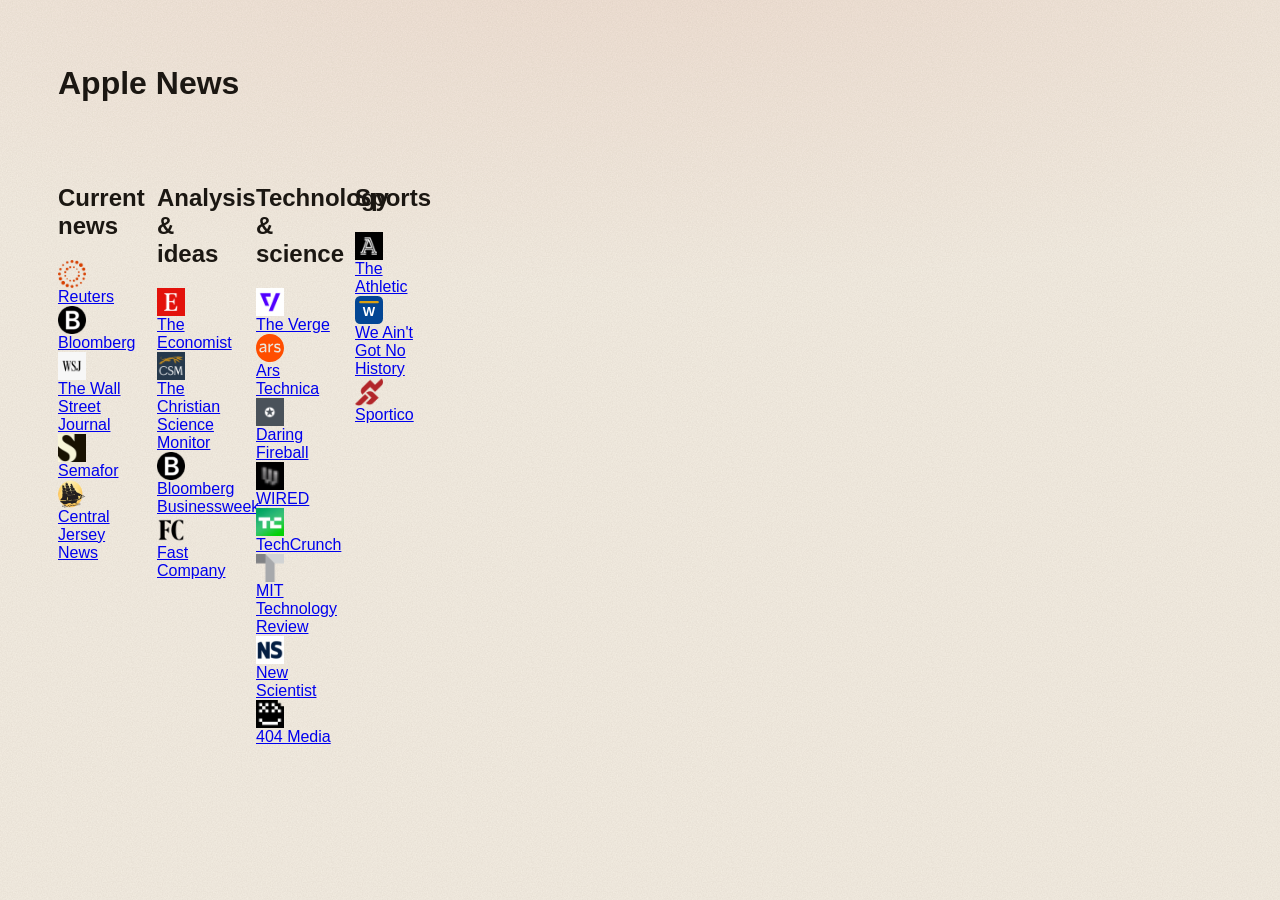
<file: index.html>
<!doctype html>
<html lang="en">
  <head>
    <meta charset="UTF-8" />
    <meta name="viewport" content="width=device-width, initial-scale=1, viewport-fit=cover" />
    <meta name="theme-color" content="#fd445f" />
    <meta name="apple-mobile-web-app-capable" content="yes" />
    <meta name="apple-mobile-web-app-status-bar-style" content="black-translucent" />
    <meta name="apple-mobile-web-app-title" content="Apple News" />
    <meta name="mobile-web-app-capable" content="yes" />
    <meta name="description" content="A personal launcher for favorite Apple News publications." />
    <title>Apple News</title>
    <link rel="manifest" href="manifest.webmanifest" />
    <link rel="icon" href="icons/app-icon.svg" type="image/svg+xml" />
    <link rel="apple-touch-icon" href="icons/apple-touch-icon.png" />
    <link rel="preconnect" href="https://fonts.googleapis.com" />
    <link rel="preconnect" href="https://fonts.gstatic.com" crossorigin />
    <link
      href="https://fonts.googleapis.com/css2?family=Newsreader:opsz,wght@6..72,500;6..72,600&amp;family=Source+Sans+3:wght@600;700&amp;display=swap"
      rel="stylesheet"
    />
    <link rel="stylesheet" href="styles.css?v=12" />
    <script src="app.js" defer></script>
  </head>
  <body>
    <main class="page">
      <header class="masthead">
        <h1>Apple News</h1>
      </header>

      <div class="index" aria-label="Apple News publications">
        <section class="section section--current" aria-labelledby="current-news">
          <div class="section__heading">
            <h2 id="current-news">Current news</h2>
            <span aria-hidden="true"></span>
          </div>
          <nav class="source-list" aria-label="Current news sources">
            <a class="source" href="https://apple.news/T2HHIfjQSSi6bz2f8pJF2xw" aria-label="Open Reuters in Apple News">
              <span class="source__identity"><span class="source__logo"><img src="logos/reuters.png" alt="" width="28" height="28" /></span><span class="source__name">Reuters</span></span>
            </a>
            <a class="source" href="https://apple.news/Tjl8slcGYTmO6f0yHbivKJg" aria-label="Open Bloomberg in Apple News">
              <span class="source__identity"><span class="source__logo"><img src="logos/bloomberg.png" alt="" width="28" height="28" /></span><span class="source__name">Bloomberg</span></span>
            </a>
            <a class="source" href="https://apple.news/TLZKrjVHNQX6EU84bXaUU4w" aria-label="Open The Wall Street Journal in Apple News">
              <span class="source__identity"><span class="source__logo"><img src="logos/wall-street-journal.png" alt="" width="28" height="28" /></span><span class="source__name">The Wall Street Journal</span></span>
            </a>
            <a class="source" href="https://apple.news/TA-H5PvUbSDem4E9vQwZtOw" aria-label="Open Semafor in Apple News">
              <span class="source__identity"><span class="source__logo"><img src="logos/semafor.png" alt="" width="28" height="28" /></span><span class="source__name">Semafor</span></span>
            </a>
            <a class="source" href="https://apple.news/TNPfsRVpATbW1Sj1yWFdFFg" aria-label="Open Central Jersey News in Apple News">
              <span class="source__identity"><span class="source__logo"><img src="logos/central-jersey-news.png" alt="" width="28" height="28" /></span><span class="source__name">Central Jersey News</span></span>
            </a>
          </nav>
        </section>

        <section class="section section--analysis" aria-labelledby="analysis">
          <div class="section__heading">
            <h2 id="analysis">Analysis &amp; ideas</h2>
            <span aria-hidden="true"></span>
          </div>
          <nav class="source-list" aria-label="Analysis and ideas sources">
            <a class="source" href="https://apple.news/ThfiauYLtQlOfqyiHkempkw" aria-label="Open The Economist in Apple News">
              <span class="source__identity"><span class="source__logo"><img src="logos/economist.png" alt="" width="28" height="28" /></span><span class="source__name">The Economist</span></span>
            </a>
            <a class="source" href="https://apple.news/T_Ye2hwWaT_-u-DtJ17lVoQ" aria-label="Open The Christian Science Monitor in Apple News">
              <span class="source__identity"><span class="source__logo"><img src="logos/christian-science-monitor.png" alt="" width="28" height="28" /></span><span class="source__name">The Christian Science Monitor</span></span>
            </a>
            <a class="source" href="https://apple.news/TVgiaC0hzRVuradhgG5IrNQ" aria-label="Open Bloomberg Businessweek in Apple News">
              <span class="source__identity"><span class="source__logo"><img src="logos/bloomberg-businessweek.png" alt="" width="28" height="28" /></span><span class="source__name">Bloomberg Businessweek</span></span>
            </a>
            <a class="source" href="https://apple.news/TRDkR9QPbS0yoKyV5iQSW5g" aria-label="Open Fast Company in Apple News">
              <span class="source__identity"><span class="source__logo"><img src="logos/fast-company.png" alt="" width="28" height="28" /></span><span class="source__name">Fast Company</span></span>
            </a>
          </nav>
        </section>

        <section class="section section--science" aria-labelledby="science">
          <div class="section__heading">
            <h2 id="science">Technology &amp; science</h2>
            <span aria-hidden="true"></span>
          </div>
          <nav class="source-list" aria-label="Technology and science sources">
            <a class="source" href="https://apple.news/TLhSckDOWQjqEVzLdN4FplQ" aria-label="Open The Verge in Apple News">
              <span class="source__identity"><span class="source__logo"><img src="logos/the-verge.png" alt="" width="28" height="28" /></span><span class="source__name">The Verge</span></span>
            </a>
            <a class="source" href="https://apple.news/TUKgA_OjuTe20v1ndDwQjxQ" aria-label="Open Ars Technica in Apple News">
              <span class="source__identity"><span class="source__logo"><img src="logos/ars-technica.svg" alt="" width="28" height="28" /></span><span class="source__name">Ars Technica</span></span>
            </a>
            <a class="source" href="https://apple.news/TMDi_OFIRSe2BQoupq1S1Gw" aria-label="Open Daring Fireball in Apple News">
              <span class="source__identity"><span class="source__logo"><img src="logos/daring-fireball.png" alt="" width="28" height="28" /></span><span class="source__name">Daring Fireball</span></span>
            </a>
            <a class="source" href="https://apple.news/TvhDsCM02Sz2u5ut0wrZFwA" aria-label="Open WIRED in Apple News">
              <span class="source__identity"><span class="source__logo"><img src="logos/wired.png" alt="" width="28" height="28" /></span><span class="source__name">WIRED</span></span>
            </a>
            <a class="source" href="https://apple.news/TaQFrBREMREafJLmlnwG_RA" aria-label="Open TechCrunch in Apple News">
              <span class="source__identity"><span class="source__logo"><img src="logos/techcrunch.png" alt="" width="28" height="28" /></span><span class="source__name">TechCrunch</span></span>
            </a>
            <a class="source" href="https://apple.news/T1kYkFSIVRBWBj0dJ29gJfw" aria-label="Open MIT Technology Review in Apple News">
              <span class="source__identity"><span class="source__logo"><img src="logos/mit-technology-review.png" alt="" width="28" height="28" /></span><span class="source__name">MIT Technology Review</span></span>
            </a>
            <a class="source" href="https://apple.news/T1igTlZ8xTAiyMs8q1JtDbw" aria-label="Open New Scientist in Apple News">
              <span class="source__identity"><span class="source__logo"><img src="logos/new-scientist.png" alt="" width="28" height="28" /></span><span class="source__name">New Scientist</span></span>
            </a>
            <a class="source" href="https://apple.news/T3wa8HAqFQDWGfcXrqdNGog" aria-label="Open 404 Media in Apple News">
              <span class="source__identity"><span class="source__logo"><img src="logos/404-media.png" alt="" width="28" height="28" /></span><span class="source__name">404 Media</span></span>
            </a>
          </nav>
        </section>

        <section class="section section--sports" aria-labelledby="sports">
          <div class="section__heading">
            <h2 id="sports">Sports</h2>
            <span aria-hidden="true"></span>
          </div>
          <nav class="source-list" aria-label="Sports sources">
            <a class="source" href="https://apple.news/TGZrXYjEmTdOtVrhVEViDCA" aria-label="Open The Athletic in Apple News">
              <span class="source__identity"><span class="source__logo"><img src="logos/the-athletic.png" alt="" width="28" height="28" /></span><span class="source__name">The Athletic</span></span>
            </a>
            <a class="source" href="https://apple.news/TEYujbYmrQXy9HMHk3YhJSQ" aria-label="Open We Ain't Got No History in Apple News">
              <span class="source__identity"><span class="source__logo"><img src="logos/we-aint-got-no-history.svg" alt="" width="28" height="28" /></span><span class="source__name">We Ain't Got No History</span></span>
            </a>
            <a class="source" href="https://apple.news/TxdXHyhmxQZySoSBhMMt0eg" aria-label="Open Sportico in Apple News">
              <span class="source__identity"><span class="source__logo"><img src="logos/sportico.png" alt="" width="28" height="28" /></span><span class="source__name">Sportico</span></span>
            </a>
          </nav>
        </section>
      </div>
    </main>
  </body>
</html>
</file>
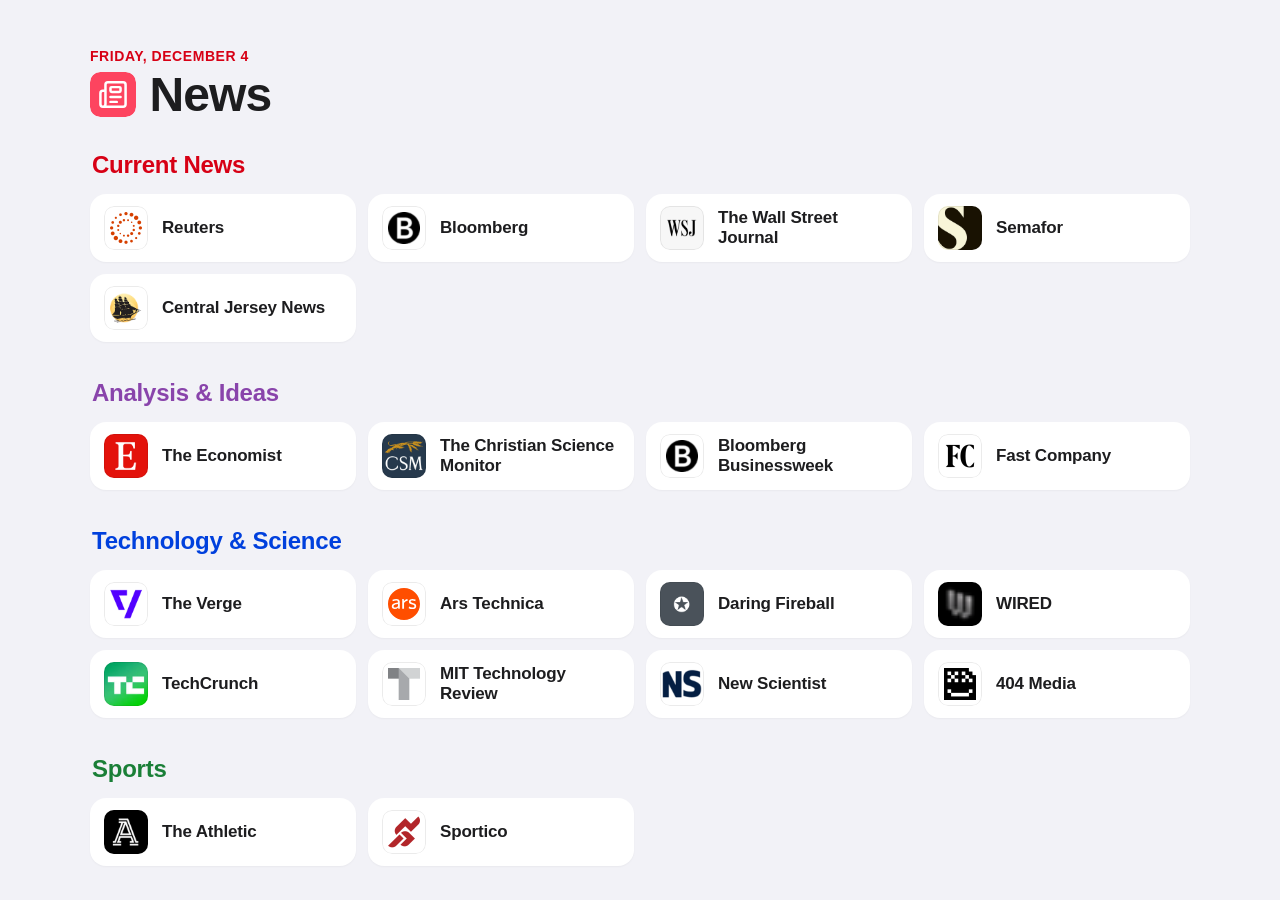
<file: pr-preview/pr-17/index.html>
<!doctype html>
<html lang="en">
  <head>
    <meta charset="UTF-8" />
    <meta name="viewport" content="width=device-width, initial-scale=1, viewport-fit=cover" />
    <meta name="color-scheme" content="light dark" />
    <meta name="theme-color" content="#f2f2f7" media="(prefers-color-scheme: light)" />
    <meta name="theme-color" content="#000000" media="(prefers-color-scheme: dark)" />
    <meta name="apple-mobile-web-app-capable" content="yes" />
    <meta name="apple-mobile-web-app-status-bar-style" content="default" />
    <meta name="apple-mobile-web-app-title" content="Apple News" />
    <meta name="mobile-web-app-capable" content="yes" />
    <meta name="description" content="A personal launcher for favorite Apple News publications." />
    <title>Apple News</title>
    <link rel="manifest" href="manifest.webmanifest" />
    <link rel="icon" href="icons/app-icon.svg" type="image/svg+xml" />
    <link rel="apple-touch-icon" href="icons/apple-touch-icon.png" />
    <link rel="stylesheet" href="styles.css?v=13" />
    <script src="app.js?v=2" defer></script>
  </head>
  <body>
    <div class="topbar" aria-hidden="true">
      <span class="topbar__title"><img src="icons/app-icon.svg" alt="" width="20" height="20" />News</span>
    </div>

    <main class="page">
      <header class="masthead">
        <p class="masthead__date" data-today></p>
        <h1 class="masthead__title">
          <img class="masthead__icon" src="icons/app-icon.svg" alt="" width="40" height="40" />
          <span><span class="visually-hidden">Apple </span>News</span>
        </h1>
      </header>

      <nav class="index" aria-label="Publications">
        <section class="section section--red" aria-labelledby="current-news">
          <h2 class="section__title" id="current-news">Current News</h2>
          <ul class="source-grid" role="list">
            <li>
              <a class="source" href="https://apple.news/T2HHIfjQSSi6bz2f8pJF2xw">
                <span class="source__logo"><img src="logos/reuters.png" alt="" width="36" height="36" /></span>
                <span class="source__name">Reuters</span>
              </a>
            </li>
            <li>
              <a class="source" href="https://apple.news/Tjl8slcGYTmO6f0yHbivKJg">
                <span class="source__logo"><img src="logos/bloomberg.png" alt="" width="36" height="36" /></span>
                <span class="source__name">Bloomberg</span>
              </a>
            </li>
            <li>
              <a class="source" href="https://apple.news/TLZKrjVHNQX6EU84bXaUU4w">
                <span class="source__logo source__logo--fill"><img src="logos/wall-street-journal.png" alt="" width="36" height="36" /></span>
                <span class="source__name">The Wall Street Journal</span>
              </a>
            </li>
            <li>
              <a class="source" href="https://apple.news/TA-H5PvUbSDem4E9vQwZtOw">
                <span class="source__logo source__logo--fill"><img src="logos/semafor.png" alt="" width="36" height="36" /></span>
                <span class="source__name">Semafor</span>
              </a>
            </li>
            <li>
              <a class="source" href="https://apple.news/TNPfsRVpATbW1Sj1yWFdFFg">
                <span class="source__logo"><img src="logos/central-jersey-news.png" alt="" width="36" height="36" /></span>
                <span class="source__name">Central Jersey News</span>
              </a>
            </li>
          </ul>
        </section>

        <section class="section section--purple" aria-labelledby="analysis">
          <h2 class="section__title" id="analysis">Analysis &amp; Ideas</h2>
          <ul class="source-grid" role="list">
            <li>
              <a class="source" href="https://apple.news/ThfiauYLtQlOfqyiHkempkw">
                <span class="source__logo source__logo--fill"><img src="logos/economist.png" alt="" width="36" height="36" /></span>
                <span class="source__name">The Economist</span>
              </a>
            </li>
            <li>
              <a class="source" href="https://apple.news/T_Ye2hwWaT_-u-DtJ17lVoQ">
                <span class="source__logo source__logo--fill"><img src="logos/christian-science-monitor.png" alt="" width="36" height="36" /></span>
                <span class="source__name">The Christian Science Monitor</span>
              </a>
            </li>
            <li>
              <a class="source" href="https://apple.news/TVgiaC0hzRVuradhgG5IrNQ">
                <span class="source__logo"><img src="logos/bloomberg-businessweek.png" alt="" width="36" height="36" /></span>
                <span class="source__name">Bloomberg Businessweek</span>
              </a>
            </li>
            <li>
              <a class="source" href="https://apple.news/TRDkR9QPbS0yoKyV5iQSW5g">
                <span class="source__logo"><img src="logos/fast-company.png" alt="" width="36" height="36" /></span>
                <span class="source__name">Fast Company</span>
              </a>
            </li>
          </ul>
        </section>

        <section class="section section--blue" aria-labelledby="science">
          <h2 class="section__title" id="science">Technology &amp; Science</h2>
          <ul class="source-grid" role="list">
            <li>
              <a class="source" href="https://apple.news/TLhSckDOWQjqEVzLdN4FplQ">
                <span class="source__logo source__logo--fill"><img src="logos/the-verge.png" alt="" width="36" height="36" /></span>
                <span class="source__name">The Verge</span>
              </a>
            </li>
            <li>
              <a class="source" href="https://apple.news/TUKgA_OjuTe20v1ndDwQjxQ">
                <span class="source__logo"><img src="logos/ars-technica.svg" alt="" width="36" height="36" /></span>
                <span class="source__name">Ars Technica</span>
              </a>
            </li>
            <li>
              <a class="source" href="https://apple.news/TMDi_OFIRSe2BQoupq1S1Gw">
                <span class="source__logo source__logo--fill"><img src="logos/daring-fireball.png" alt="" width="36" height="36" /></span>
                <span class="source__name">Daring Fireball</span>
              </a>
            </li>
            <li>
              <a class="source" href="https://apple.news/TvhDsCM02Sz2u5ut0wrZFwA">
                <span class="source__logo source__logo--fill"><img src="logos/wired.png" alt="" width="36" height="36" /></span>
                <span class="source__name">WIRED</span>
              </a>
            </li>
            <li>
              <a class="source" href="https://apple.news/TaQFrBREMREafJLmlnwG_RA">
                <span class="source__logo source__logo--fill"><img src="logos/techcrunch.png" alt="" width="36" height="36" /></span>
                <span class="source__name">TechCrunch</span>
              </a>
            </li>
            <li>
              <a class="source" href="https://apple.news/T1kYkFSIVRBWBj0dJ29gJfw">
                <span class="source__logo"><img src="logos/mit-technology-review.png" alt="" width="36" height="36" /></span>
                <span class="source__name">MIT Technology Review</span>
              </a>
            </li>
            <li>
              <a class="source" href="https://apple.news/T1igTlZ8xTAiyMs8q1JtDbw">
                <span class="source__logo source__logo--fill"><img src="logos/new-scientist.png" alt="" width="36" height="36" /></span>
                <span class="source__name">New Scientist</span>
              </a>
            </li>
            <li>
              <a class="source" href="https://apple.news/T3wa8HAqFQDWGfcXrqdNGog">
                <span class="source__logo"><img src="logos/404-media.png" alt="" width="36" height="36" /></span>
                <span class="source__name">404 Media</span>
              </a>
            </li>
          </ul>
        </section>

        <section class="section section--green" aria-labelledby="sports">
          <h2 class="section__title" id="sports">Sports</h2>
          <ul class="source-grid" role="list">
            <li>
              <a class="source" href="https://apple.news/TGZrXYjEmTdOtVrhVEViDCA">
                <span class="source__logo source__logo--fill"><img src="logos/the-athletic.png" alt="" width="36" height="36" /></span>
                <span class="source__name">The Athletic</span>
              </a>
            </li>
            <li>
              <a class="source" href="https://apple.news/TxdXHyhmxQZySoSBhMMt0eg">
                <span class="source__logo"><img src="logos/sportico.png" alt="" width="36" height="36" /></span>
                <span class="source__name">Sportico</span>
              </a>
            </li>
          </ul>
        </section>
      </nav>
    </main>
  </body>
</html>
</file>
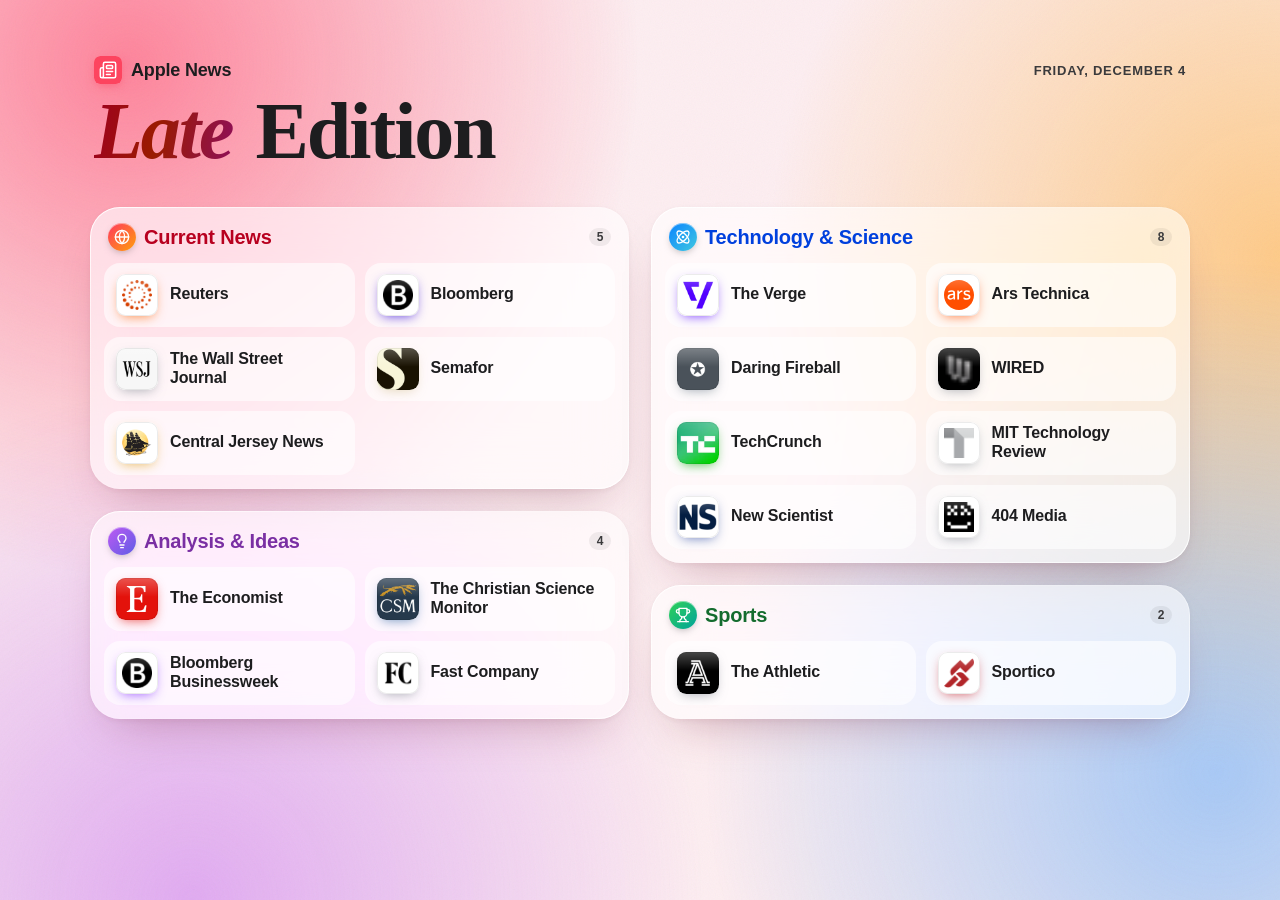
<file: pr-preview/pr-18/index.html>
<!doctype html>
<html lang="en">
  <head>
    <meta charset="UTF-8" />
    <meta name="viewport" content="width=device-width, initial-scale=1, viewport-fit=cover" />
    <meta name="color-scheme" content="light dark" />
    <meta name="theme-color" content="#fde7ec" media="(prefers-color-scheme: light)" />
    <meta name="theme-color" content="#0b0612" media="(prefers-color-scheme: dark)" />
    <meta name="apple-mobile-web-app-capable" content="yes" />
    <meta name="apple-mobile-web-app-status-bar-style" content="default" />
    <meta name="apple-mobile-web-app-title" content="Apple News" />
    <meta name="mobile-web-app-capable" content="yes" />
    <meta name="description" content="A personal launcher for favorite Apple News publications." />
    <title>Apple News</title>
    <link rel="manifest" href="manifest.webmanifest" />
    <link rel="icon" href="icons/app-icon.svg" type="image/svg+xml" />
    <link rel="apple-touch-icon" href="icons/apple-touch-icon.png" />
    <link rel="stylesheet" href="styles.css?v=14" />
    <script src="app.js?v=3" defer></script>
  </head>
  <body>
    <div class="wallpaper" aria-hidden="true">
      <span class="wallpaper__blob wallpaper__blob--1"></span>
      <span class="wallpaper__blob wallpaper__blob--2"></span>
      <span class="wallpaper__blob wallpaper__blob--3"></span>
      <span class="wallpaper__blob wallpaper__blob--4"></span>
    </div>

    <main class="page">
      <header class="masthead">
        <div class="masthead__bar">
          <h1 class="masthead__brand">
            <img src="icons/app-icon.svg" alt="" width="24" height="24" />
            Apple News
          </h1>
          <p class="masthead__date" data-today></p>
        </div>
        <p class="masthead__edition" data-edition><em>Today&rsquo;s</em> Edition</p>
      </header>

      <nav class="index" aria-label="Publications">
        <section class="widget widget--red" aria-labelledby="current-news">
          <div class="widget__header">
            <span class="widget__glyph" aria-hidden="true">
              <svg viewBox="0 0 24 24" fill="none" stroke="currentColor" stroke-width="2" stroke-linecap="round" stroke-linejoin="round"><circle cx="12" cy="12" r="10"/><path d="M12 2a14.5 14.5 0 0 0 0 20 14.5 14.5 0 0 0 0-20"/><path d="M2 12h20"/></svg>
            </span>
            <h2 class="widget__title" id="current-news">Current News</h2>
            <span class="widget__count" aria-hidden="true" data-count></span>
          </div>
          <ul class="tiles" role="list">
            <li>
              <a class="tile" href="https://apple.news/T2HHIfjQSSi6bz2f8pJF2xw" style="--brand: #fa6400">
                <span class="tile__icon"><img src="logos/reuters.png" alt="" width="36" height="36" /></span>
                <span class="tile__name">Reuters</span>
              </a>
            </li>
            <li>
              <a class="tile" href="https://apple.news/Tjl8slcGYTmO6f0yHbivKJg" style="--brand: #2800d7">
                <span class="tile__icon"><img src="logos/bloomberg.png" alt="" width="36" height="36" /></span>
                <span class="tile__name">Bloomberg</span>
              </a>
            </li>
            <li>
              <a class="tile" href="https://apple.news/TLZKrjVHNQX6EU84bXaUU4w" style="--brand: #8a8f98">
                <span class="tile__icon tile__icon--fill"><img src="logos/wall-street-journal.png" alt="" width="36" height="36" /></span>
                <span class="tile__name">The Wall Street Journal</span>
              </a>
            </li>
            <li>
              <a class="tile" href="https://apple.news/TA-H5PvUbSDem4E9vQwZtOw" style="--brand: #d9c89e">
                <span class="tile__icon tile__icon--fill"><img src="logos/semafor.png" alt="" width="36" height="36" /></span>
                <span class="tile__name">Semafor</span>
              </a>
            </li>
            <li>
              <a class="tile" href="https://apple.news/TNPfsRVpATbW1Sj1yWFdFFg" style="--brand: #e0a526">
                <span class="tile__icon"><img src="logos/central-jersey-news.png" alt="" width="36" height="36" /></span>
                <span class="tile__name">Central Jersey News</span>
              </a>
            </li>
          </ul>
        </section>

        <section class="widget widget--violet" aria-labelledby="analysis">
          <div class="widget__header">
            <span class="widget__glyph" aria-hidden="true">
              <svg viewBox="0 0 24 24" fill="none" stroke="currentColor" stroke-width="2" stroke-linecap="round" stroke-linejoin="round"><path d="M15 14c.2-1 .7-1.7 1.5-2.5 1-.9 1.5-2.2 1.5-3.5A6 6 0 0 0 6 8c0 1 .2 2.2 1.5 3.5.7.7 1.3 1.5 1.5 2.5"/><path d="M9 18h6"/><path d="M10 22h4"/></svg>
            </span>
            <h2 class="widget__title" id="analysis">Analysis &amp; Ideas</h2>
            <span class="widget__count" aria-hidden="true" data-count></span>
          </div>
          <ul class="tiles" role="list">
            <li>
              <a class="tile" href="https://apple.news/ThfiauYLtQlOfqyiHkempkw" style="--brand: #e3120b">
                <span class="tile__icon tile__icon--fill"><img src="logos/economist.png" alt="" width="36" height="36" /></span>
                <span class="tile__name">The Economist</span>
              </a>
            </li>
            <li>
              <a class="tile" href="https://apple.news/T_Ye2hwWaT_-u-DtJ17lVoQ" style="--brand: #3b6ea5">
                <span class="tile__icon tile__icon--fill"><img src="logos/christian-science-monitor.png" alt="" width="36" height="36" /></span>
                <span class="tile__name">The Christian Science Monitor</span>
              </a>
            </li>
            <li>
              <a class="tile" href="https://apple.news/TVgiaC0hzRVuradhgG5IrNQ" style="--brand: #7b2bff">
                <span class="tile__icon"><img src="logos/bloomberg-businessweek.png" alt="" width="36" height="36" /></span>
                <span class="tile__name">Bloomberg Businessweek</span>
              </a>
            </li>
            <li>
              <a class="tile" href="https://apple.news/TRDkR9QPbS0yoKyV5iQSW5g" style="--brand: #8a8f98">
                <span class="tile__icon"><img src="logos/fast-company.png" alt="" width="36" height="36" /></span>
                <span class="tile__name">Fast Company</span>
              </a>
            </li>
          </ul>
        </section>

        <section class="widget widget--blue" aria-labelledby="science">
          <div class="widget__header">
            <span class="widget__glyph" aria-hidden="true">
              <svg viewBox="0 0 24 24" fill="none" stroke="currentColor" stroke-width="2" stroke-linecap="round" stroke-linejoin="round"><circle cx="12" cy="12" r="1"/><path d="M20.2 20.2c2.04-2.03.02-7.36-4.5-11.9-4.54-4.52-9.87-6.54-11.9-4.5-2.04 2.03-.02 7.36 4.5 11.9 4.54 4.52 9.87 6.54 11.9 4.5Z"/><path d="M15.7 15.7c4.52-4.54 6.54-9.87 4.5-11.9-2.03-2.04-7.36-.02-11.9 4.5-4.52 4.54-6.54 9.87-4.5 11.9 2.03 2.04 7.36.02 11.9-4.5Z"/></svg>
            </span>
            <h2 class="widget__title" id="science">Technology &amp; Science</h2>
            <span class="widget__count" aria-hidden="true" data-count></span>
          </div>
          <ul class="tiles" role="list">
            <li>
              <a class="tile" href="https://apple.news/TLhSckDOWQjqEVzLdN4FplQ" style="--brand: #5200ff">
                <span class="tile__icon tile__icon--fill"><img src="logos/the-verge.png" alt="" width="36" height="36" /></span>
                <span class="tile__name">The Verge</span>
              </a>
            </li>
            <li>
              <a class="tile" href="https://apple.news/TUKgA_OjuTe20v1ndDwQjxQ" style="--brand: #ff4e00">
                <span class="tile__icon"><img src="logos/ars-technica.svg" alt="" width="36" height="36" /></span>
                <span class="tile__name">Ars Technica</span>
              </a>
            </li>
            <li>
              <a class="tile" href="https://apple.news/TMDi_OFIRSe2BQoupq1S1Gw" style="--brand: #7a8793">
                <span class="tile__icon tile__icon--fill"><img src="logos/daring-fireball.png" alt="" width="36" height="36" /></span>
                <span class="tile__name">Daring Fireball</span>
              </a>
            </li>
            <li>
              <a class="tile" href="https://apple.news/TvhDsCM02Sz2u5ut0wrZFwA" style="--brand: #8a8f98">
                <span class="tile__icon tile__icon--fill"><img src="logos/wired.png" alt="" width="36" height="36" /></span>
                <span class="tile__name">WIRED</span>
              </a>
            </li>
            <li>
              <a class="tile" href="https://apple.news/TaQFrBREMREafJLmlnwG_RA" style="--brand: #0a9e01">
                <span class="tile__icon tile__icon--fill"><img src="logos/techcrunch.png" alt="" width="36" height="36" /></span>
                <span class="tile__name">TechCrunch</span>
              </a>
            </li>
            <li>
              <a class="tile" href="https://apple.news/T1kYkFSIVRBWBj0dJ29gJfw" style="--brand: #9aa0a6">
                <span class="tile__icon"><img src="logos/mit-technology-review.png" alt="" width="36" height="36" /></span>
                <span class="tile__name">MIT Technology Review</span>
              </a>
            </li>
            <li>
              <a class="tile" href="https://apple.news/T1igTlZ8xTAiyMs8q1JtDbw" style="--brand: #3452a4">
                <span class="tile__icon tile__icon--fill"><img src="logos/new-scientist.png" alt="" width="36" height="36" /></span>
                <span class="tile__name">New Scientist</span>
              </a>
            </li>
            <li>
              <a class="tile" href="https://apple.news/T3wa8HAqFQDWGfcXrqdNGog" style="--brand: #8a8f98">
                <span class="tile__icon"><img src="logos/404-media.png" alt="" width="36" height="36" /></span>
                <span class="tile__name">404 Media</span>
              </a>
            </li>
          </ul>
        </section>

        <section class="widget widget--green" aria-labelledby="sports">
          <div class="widget__header">
            <span class="widget__glyph" aria-hidden="true">
              <svg viewBox="0 0 24 24" fill="none" stroke="currentColor" stroke-width="2" stroke-linecap="round" stroke-linejoin="round"><path d="M6 9H4.5a2.5 2.5 0 0 1 0-5H6"/><path d="M18 9h1.5a2.5 2.5 0 0 0 0-5H18"/><path d="M4 22h16"/><path d="M10 14.66V17c0 .55-.47.98-.97 1.21C7.85 18.75 7 20.24 7 22"/><path d="M14 14.66V17c0 .55.47.98.97 1.21C16.15 18.75 17 20.24 17 22"/><path d="M18 2H6v7a6 6 0 0 0 12 0V2Z"/></svg>
            </span>
            <h2 class="widget__title" id="sports">Sports</h2>
            <span class="widget__count" aria-hidden="true" data-count></span>
          </div>
          <ul class="tiles" role="list">
            <li>
              <a class="tile" href="https://apple.news/TGZrXYjEmTdOtVrhVEViDCA" style="--brand: #8a8f98">
                <span class="tile__icon tile__icon--fill"><img src="logos/the-athletic.png" alt="" width="36" height="36" /></span>
                <span class="tile__name">The Athletic</span>
              </a>
            </li>
            <li>
              <a class="tile" href="https://apple.news/TxdXHyhmxQZySoSBhMMt0eg" style="--brand: #c8282d">
                <span class="tile__icon"><img src="logos/sportico.png" alt="" width="36" height="36" /></span>
                <span class="tile__name">Sportico</span>
              </a>
            </li>
          </ul>
        </section>
      </nav>
    </main>
  </body>
</html>
</file>
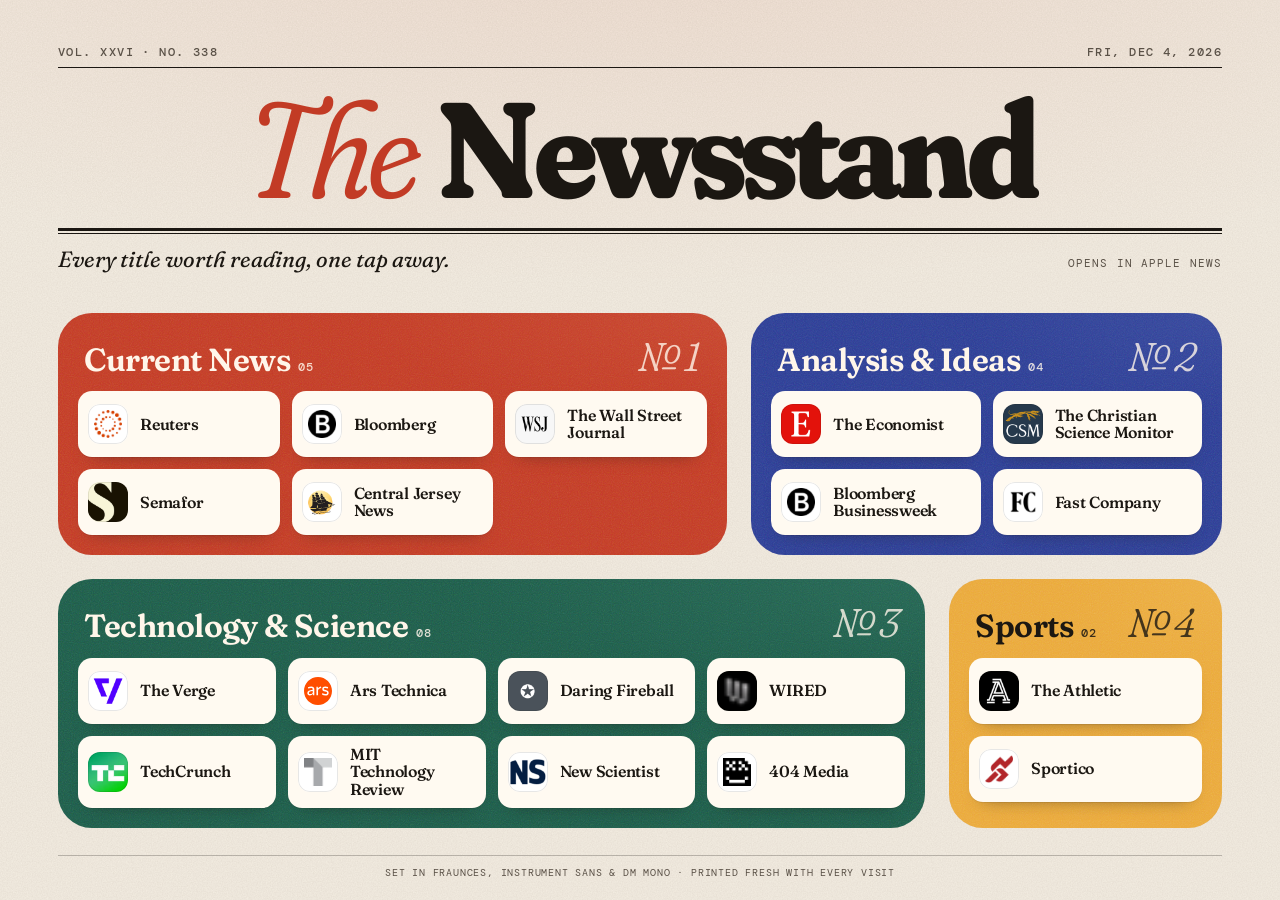
<file: pr-preview/pr-19/index.html>
<!doctype html>
<html lang="en">
  <head>
    <meta charset="UTF-8" />
    <meta name="viewport" content="width=device-width, initial-scale=1, viewport-fit=cover" />
    <meta name="color-scheme" content="light dark" />
    <meta name="theme-color" content="#f4eee3" media="(prefers-color-scheme: light)" />
    <meta name="theme-color" content="#15120f" media="(prefers-color-scheme: dark)" />
    <meta name="apple-mobile-web-app-capable" content="yes" />
    <meta name="apple-mobile-web-app-status-bar-style" content="default" />
    <meta name="apple-mobile-web-app-title" content="Apple News" />
    <meta name="mobile-web-app-capable" content="yes" />
    <meta name="description" content="A personal launcher for favorite Apple News publications." />
    <title>Apple News</title>
    <link rel="manifest" href="manifest.webmanifest" />
    <link rel="icon" href="icons/app-icon.svg" type="image/svg+xml" />
    <link rel="apple-touch-icon" href="icons/apple-touch-icon.png" />
    <link rel="preconnect" href="https://fonts.googleapis.com" />
    <link rel="preconnect" href="https://fonts.gstatic.com" crossorigin />
    <link rel="stylesheet" href="https://fonts.googleapis.com/css2?family=DM+Mono:wght@400;500&amp;family=Fraunces:ital,opsz,wght,SOFT,WONK@0,9..144,300..800,0..100,0..1;1,9..144,300..800,0..100,0..1&amp;family=Instrument+Sans:wght@400..700&amp;display=swap" />
    <link rel="stylesheet" href="styles.css?v=15" />
    <script src="app.js?v=4" defer></script>
  </head>
  <body>
    <main class="page">
      <header class="masthead">
        <div class="masthead__meta">
          <span data-volume>Personal Edition</span>
          <span data-dateline></span>
        </div>
        <h1 class="masthead__nameplate"><em>The</em> Newsstand</h1>
        <div class="masthead__rule" aria-hidden="true"></div>
        <p class="masthead__tagline">
          <span class="masthead__motto">Every title worth reading, one tap away.</span>
          <span class="masthead__note">Opens in Apple&nbsp;News</span>
        </p>
      </header>

      <nav class="index" aria-label="Publications">
        <section class="desk desk--vermilion" aria-labelledby="current-news">
          <div class="desk__head">
            <h2 class="desk__title" id="current-news">Current News</h2>
            <span class="desk__count" aria-hidden="true" data-count></span>
            <span class="desk__numeral" aria-hidden="true">№&#8239;1</span>
          </div>
          <ul class="pubs" role="list">
            <li>
              <a class="pub" href="https://apple.news/T2HHIfjQSSi6bz2f8pJF2xw">
                <span class="pub__logo"><img src="logos/reuters.png" alt="" width="40" height="40" /></span>
                <span class="pub__name">Reuters</span>
                <svg class="pub__arrow" viewBox="0 0 24 24" aria-hidden="true" fill="none" stroke="currentColor" stroke-width="2" stroke-linecap="round" stroke-linejoin="round"><path d="M7 7h10v10"/><path d="M7 17 17 7"/></svg>
              </a>
            </li>
            <li>
              <a class="pub" href="https://apple.news/Tjl8slcGYTmO6f0yHbivKJg">
                <span class="pub__logo"><img src="logos/bloomberg.png" alt="" width="40" height="40" /></span>
                <span class="pub__name">Bloomberg</span>
                <svg class="pub__arrow" viewBox="0 0 24 24" aria-hidden="true" fill="none" stroke="currentColor" stroke-width="2" stroke-linecap="round" stroke-linejoin="round"><path d="M7 7h10v10"/><path d="M7 17 17 7"/></svg>
              </a>
            </li>
            <li>
              <a class="pub" href="https://apple.news/TLZKrjVHNQX6EU84bXaUU4w">
                <span class="pub__logo pub__logo--fill"><img src="logos/wall-street-journal.png" alt="" width="40" height="40" /></span>
                <span class="pub__name">The Wall Street Journal</span>
                <svg class="pub__arrow" viewBox="0 0 24 24" aria-hidden="true" fill="none" stroke="currentColor" stroke-width="2" stroke-linecap="round" stroke-linejoin="round"><path d="M7 7h10v10"/><path d="M7 17 17 7"/></svg>
              </a>
            </li>
            <li>
              <a class="pub" href="https://apple.news/TA-H5PvUbSDem4E9vQwZtOw">
                <span class="pub__logo pub__logo--fill"><img src="logos/semafor.png" alt="" width="40" height="40" /></span>
                <span class="pub__name">Semafor</span>
                <svg class="pub__arrow" viewBox="0 0 24 24" aria-hidden="true" fill="none" stroke="currentColor" stroke-width="2" stroke-linecap="round" stroke-linejoin="round"><path d="M7 7h10v10"/><path d="M7 17 17 7"/></svg>
              </a>
            </li>
            <li>
              <a class="pub" href="https://apple.news/TNPfsRVpATbW1Sj1yWFdFFg">
                <span class="pub__logo"><img src="logos/central-jersey-news.png" alt="" width="40" height="40" /></span>
                <span class="pub__name">Central Jersey News</span>
                <svg class="pub__arrow" viewBox="0 0 24 24" aria-hidden="true" fill="none" stroke="currentColor" stroke-width="2" stroke-linecap="round" stroke-linejoin="round"><path d="M7 7h10v10"/><path d="M7 17 17 7"/></svg>
              </a>
            </li>
          </ul>
        </section>

        <section class="desk desk--cobalt" aria-labelledby="analysis">
          <div class="desk__head">
            <h2 class="desk__title" id="analysis">Analysis &amp; Ideas</h2>
            <span class="desk__count" aria-hidden="true" data-count></span>
            <span class="desk__numeral" aria-hidden="true">№&#8239;2</span>
          </div>
          <ul class="pubs" role="list">
            <li>
              <a class="pub" href="https://apple.news/ThfiauYLtQlOfqyiHkempkw">
                <span class="pub__logo pub__logo--fill"><img src="logos/economist.png" alt="" width="40" height="40" /></span>
                <span class="pub__name">The Economist</span>
                <svg class="pub__arrow" viewBox="0 0 24 24" aria-hidden="true" fill="none" stroke="currentColor" stroke-width="2" stroke-linecap="round" stroke-linejoin="round"><path d="M7 7h10v10"/><path d="M7 17 17 7"/></svg>
              </a>
            </li>
            <li>
              <a class="pub" href="https://apple.news/T_Ye2hwWaT_-u-DtJ17lVoQ">
                <span class="pub__logo pub__logo--fill"><img src="logos/christian-science-monitor.png" alt="" width="40" height="40" /></span>
                <span class="pub__name">The Christian Science Monitor</span>
                <svg class="pub__arrow" viewBox="0 0 24 24" aria-hidden="true" fill="none" stroke="currentColor" stroke-width="2" stroke-linecap="round" stroke-linejoin="round"><path d="M7 7h10v10"/><path d="M7 17 17 7"/></svg>
              </a>
            </li>
            <li>
              <a class="pub" href="https://apple.news/TVgiaC0hzRVuradhgG5IrNQ">
                <span class="pub__logo"><img src="logos/bloomberg-businessweek.png" alt="" width="40" height="40" /></span>
                <span class="pub__name">Bloomberg Businessweek</span>
                <svg class="pub__arrow" viewBox="0 0 24 24" aria-hidden="true" fill="none" stroke="currentColor" stroke-width="2" stroke-linecap="round" stroke-linejoin="round"><path d="M7 7h10v10"/><path d="M7 17 17 7"/></svg>
              </a>
            </li>
            <li>
              <a class="pub" href="https://apple.news/TRDkR9QPbS0yoKyV5iQSW5g">
                <span class="pub__logo"><img src="logos/fast-company.png" alt="" width="40" height="40" /></span>
                <span class="pub__name">Fast Company</span>
                <svg class="pub__arrow" viewBox="0 0 24 24" aria-hidden="true" fill="none" stroke="currentColor" stroke-width="2" stroke-linecap="round" stroke-linejoin="round"><path d="M7 7h10v10"/><path d="M7 17 17 7"/></svg>
              </a>
            </li>
          </ul>
        </section>

        <section class="desk desk--forest" aria-labelledby="science">
          <div class="desk__head">
            <h2 class="desk__title" id="science">Technology &amp; Science</h2>
            <span class="desk__count" aria-hidden="true" data-count></span>
            <span class="desk__numeral" aria-hidden="true">№&#8239;3</span>
          </div>
          <ul class="pubs" role="list">
            <li>
              <a class="pub" href="https://apple.news/TLhSckDOWQjqEVzLdN4FplQ">
                <span class="pub__logo pub__logo--fill"><img src="logos/the-verge.png" alt="" width="40" height="40" /></span>
                <span class="pub__name">The Verge</span>
                <svg class="pub__arrow" viewBox="0 0 24 24" aria-hidden="true" fill="none" stroke="currentColor" stroke-width="2" stroke-linecap="round" stroke-linejoin="round"><path d="M7 7h10v10"/><path d="M7 17 17 7"/></svg>
              </a>
            </li>
            <li>
              <a class="pub" href="https://apple.news/TUKgA_OjuTe20v1ndDwQjxQ">
                <span class="pub__logo"><img src="logos/ars-technica.svg" alt="" width="40" height="40" /></span>
                <span class="pub__name">Ars Technica</span>
                <svg class="pub__arrow" viewBox="0 0 24 24" aria-hidden="true" fill="none" stroke="currentColor" stroke-width="2" stroke-linecap="round" stroke-linejoin="round"><path d="M7 7h10v10"/><path d="M7 17 17 7"/></svg>
              </a>
            </li>
            <li>
              <a class="pub" href="https://apple.news/TMDi_OFIRSe2BQoupq1S1Gw">
                <span class="pub__logo pub__logo--fill"><img src="logos/daring-fireball.png" alt="" width="40" height="40" /></span>
                <span class="pub__name">Daring Fireball</span>
                <svg class="pub__arrow" viewBox="0 0 24 24" aria-hidden="true" fill="none" stroke="currentColor" stroke-width="2" stroke-linecap="round" stroke-linejoin="round"><path d="M7 7h10v10"/><path d="M7 17 17 7"/></svg>
              </a>
            </li>
            <li>
              <a class="pub" href="https://apple.news/TvhDsCM02Sz2u5ut0wrZFwA">
                <span class="pub__logo pub__logo--fill"><img src="logos/wired.png" alt="" width="40" height="40" /></span>
                <span class="pub__name">WIRED</span>
                <svg class="pub__arrow" viewBox="0 0 24 24" aria-hidden="true" fill="none" stroke="currentColor" stroke-width="2" stroke-linecap="round" stroke-linejoin="round"><path d="M7 7h10v10"/><path d="M7 17 17 7"/></svg>
              </a>
            </li>
            <li>
              <a class="pub" href="https://apple.news/TaQFrBREMREafJLmlnwG_RA">
                <span class="pub__logo pub__logo--fill"><img src="logos/techcrunch.png" alt="" width="40" height="40" /></span>
                <span class="pub__name">TechCrunch</span>
                <svg class="pub__arrow" viewBox="0 0 24 24" aria-hidden="true" fill="none" stroke="currentColor" stroke-width="2" stroke-linecap="round" stroke-linejoin="round"><path d="M7 7h10v10"/><path d="M7 17 17 7"/></svg>
              </a>
            </li>
            <li>
              <a class="pub" href="https://apple.news/T1kYkFSIVRBWBj0dJ29gJfw">
                <span class="pub__logo"><img src="logos/mit-technology-review.png" alt="" width="40" height="40" /></span>
                <span class="pub__name">MIT Technology Review</span>
                <svg class="pub__arrow" viewBox="0 0 24 24" aria-hidden="true" fill="none" stroke="currentColor" stroke-width="2" stroke-linecap="round" stroke-linejoin="round"><path d="M7 7h10v10"/><path d="M7 17 17 7"/></svg>
              </a>
            </li>
            <li>
              <a class="pub" href="https://apple.news/T1igTlZ8xTAiyMs8q1JtDbw">
                <span class="pub__logo pub__logo--fill"><img src="logos/new-scientist.png" alt="" width="40" height="40" /></span>
                <span class="pub__name">New Scientist</span>
                <svg class="pub__arrow" viewBox="0 0 24 24" aria-hidden="true" fill="none" stroke="currentColor" stroke-width="2" stroke-linecap="round" stroke-linejoin="round"><path d="M7 7h10v10"/><path d="M7 17 17 7"/></svg>
              </a>
            </li>
            <li>
              <a class="pub" href="https://apple.news/T3wa8HAqFQDWGfcXrqdNGog">
                <span class="pub__logo"><img src="logos/404-media.png" alt="" width="40" height="40" /></span>
                <span class="pub__name">404 Media</span>
                <svg class="pub__arrow" viewBox="0 0 24 24" aria-hidden="true" fill="none" stroke="currentColor" stroke-width="2" stroke-linecap="round" stroke-linejoin="round"><path d="M7 7h10v10"/><path d="M7 17 17 7"/></svg>
              </a>
            </li>
          </ul>
        </section>

        <section class="desk desk--marigold" aria-labelledby="sports">
          <div class="desk__head">
            <h2 class="desk__title" id="sports">Sports</h2>
            <span class="desk__count" aria-hidden="true" data-count></span>
            <span class="desk__numeral" aria-hidden="true">№&#8239;4</span>
          </div>
          <ul class="pubs" role="list">
            <li>
              <a class="pub" href="https://apple.news/TGZrXYjEmTdOtVrhVEViDCA">
                <span class="pub__logo pub__logo--fill"><img src="logos/the-athletic.png" alt="" width="40" height="40" /></span>
                <span class="pub__name">The Athletic</span>
                <svg class="pub__arrow" viewBox="0 0 24 24" aria-hidden="true" fill="none" stroke="currentColor" stroke-width="2" stroke-linecap="round" stroke-linejoin="round"><path d="M7 7h10v10"/><path d="M7 17 17 7"/></svg>
              </a>
            </li>
            <li>
              <a class="pub" href="https://apple.news/TxdXHyhmxQZySoSBhMMt0eg">
                <span class="pub__logo"><img src="logos/sportico.png" alt="" width="40" height="40" /></span>
                <span class="pub__name">Sportico</span>
                <svg class="pub__arrow" viewBox="0 0 24 24" aria-hidden="true" fill="none" stroke="currentColor" stroke-width="2" stroke-linecap="round" stroke-linejoin="round"><path d="M7 7h10v10"/><path d="M7 17 17 7"/></svg>
              </a>
            </li>
          </ul>
        </section>
      </nav>

      <footer class="colophon">
        <p>Set in Fraunces, Instrument Sans &amp; DM Mono &middot; Printed fresh with every visit</p>
      </footer>
    </main>
  </body>
</html>
</file>
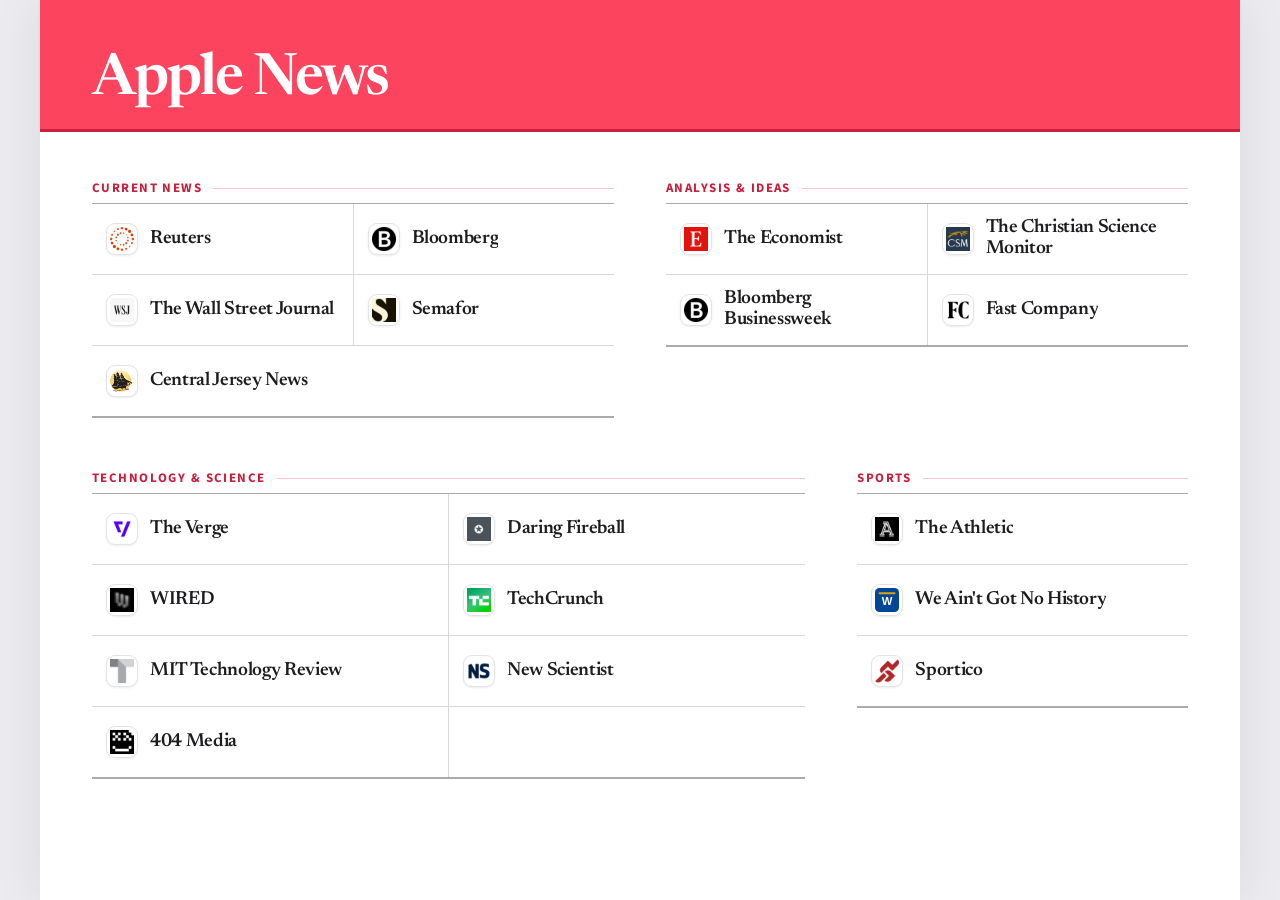
<file: pr-preview/pr-17/pr-preview/pr-15/index.html>
<!doctype html>
<html lang="en">
  <head>
    <meta charset="UTF-8" />
    <meta name="viewport" content="width=device-width, initial-scale=1, viewport-fit=cover" />
    <meta name="theme-color" content="#fd445f" />
    <meta name="apple-mobile-web-app-capable" content="yes" />
    <meta name="apple-mobile-web-app-status-bar-style" content="black-translucent" />
    <meta name="apple-mobile-web-app-title" content="Apple News" />
    <meta name="mobile-web-app-capable" content="yes" />
    <meta name="description" content="A personal launcher for favorite Apple News publications." />
    <title>Apple News</title>
    <link rel="manifest" href="manifest.webmanifest" />
    <link rel="icon" href="icons/app-icon.svg" type="image/svg+xml" />
    <link rel="apple-touch-icon" href="icons/apple-touch-icon.png" />
    <link rel="preconnect" href="https://fonts.googleapis.com" />
    <link rel="preconnect" href="https://fonts.gstatic.com" crossorigin />
    <link
      href="https://fonts.googleapis.com/css2?family=Newsreader:opsz,wght@6..72,500;6..72,600&amp;family=Source+Sans+3:wght@600;700&amp;display=swap"
      rel="stylesheet"
    />
    <link rel="stylesheet" href="styles.css?v=12" />
    <script src="app.js" defer></script>
  </head>
  <body>
    <main class="page">
      <header class="masthead">
        <h1>Apple News</h1>
      </header>

      <div class="index" aria-label="Apple News publications">
        <section class="section section--current" aria-labelledby="current-news">
          <div class="section__heading">
            <h2 id="current-news">Current news</h2>
            <span aria-hidden="true"></span>
          </div>
          <nav class="source-list" aria-label="Current news sources">
            <a class="source" href="https://apple.news/T2HHIfjQSSi6bz2f8pJF2xw" aria-label="Open Reuters in Apple News">
              <span class="source__identity"><span class="source__logo"><img src="logos/reuters.png" alt="" width="28" height="28" /></span><span class="source__name">Reuters</span></span>
            </a>
            <a class="source" href="https://apple.news/Tjl8slcGYTmO6f0yHbivKJg" aria-label="Open Bloomberg in Apple News">
              <span class="source__identity"><span class="source__logo"><img src="logos/bloomberg.png" alt="" width="28" height="28" /></span><span class="source__name">Bloomberg</span></span>
            </a>
            <a class="source" href="https://apple.news/TLZKrjVHNQX6EU84bXaUU4w" aria-label="Open The Wall Street Journal in Apple News">
              <span class="source__identity"><span class="source__logo"><img src="logos/wall-street-journal.png" alt="" width="28" height="28" /></span><span class="source__name">The Wall Street Journal</span></span>
            </a>
            <a class="source" href="https://apple.news/TA-H5PvUbSDem4E9vQwZtOw" aria-label="Open Semafor in Apple News">
              <span class="source__identity"><span class="source__logo"><img src="logos/semafor.png" alt="" width="28" height="28" /></span><span class="source__name">Semafor</span></span>
            </a>
            <a class="source" href="https://apple.news/TNPfsRVpATbW1Sj1yWFdFFg" aria-label="Open Central Jersey News in Apple News">
              <span class="source__identity"><span class="source__logo"><img src="logos/central-jersey-news.png" alt="" width="28" height="28" /></span><span class="source__name">Central Jersey News</span></span>
            </a>
          </nav>
        </section>

        <section class="section section--analysis" aria-labelledby="analysis">
          <div class="section__heading">
            <h2 id="analysis">Analysis &amp; ideas</h2>
            <span aria-hidden="true"></span>
          </div>
          <nav class="source-list" aria-label="Analysis and ideas sources">
            <a class="source" href="https://apple.news/ThfiauYLtQlOfqyiHkempkw" aria-label="Open The Economist in Apple News">
              <span class="source__identity"><span class="source__logo"><img src="logos/economist.png" alt="" width="28" height="28" /></span><span class="source__name">The Economist</span></span>
            </a>
            <a class="source" href="https://apple.news/T_Ye2hwWaT_-u-DtJ17lVoQ" aria-label="Open The Christian Science Monitor in Apple News">
              <span class="source__identity"><span class="source__logo"><img src="logos/christian-science-monitor.png" alt="" width="28" height="28" /></span><span class="source__name">The Christian Science Monitor</span></span>
            </a>
            <a class="source" href="https://apple.news/TVgiaC0hzRVuradhgG5IrNQ" aria-label="Open Bloomberg Businessweek in Apple News">
              <span class="source__identity"><span class="source__logo"><img src="logos/bloomberg-businessweek.png" alt="" width="28" height="28" /></span><span class="source__name">Bloomberg Businessweek</span></span>
            </a>
            <a class="source" href="https://apple.news/TRDkR9QPbS0yoKyV5iQSW5g" aria-label="Open Fast Company in Apple News">
              <span class="source__identity"><span class="source__logo"><img src="logos/fast-company.png" alt="" width="28" height="28" /></span><span class="source__name">Fast Company</span></span>
            </a>
          </nav>
        </section>

        <section class="section section--science" aria-labelledby="science">
          <div class="section__heading">
            <h2 id="science">Technology &amp; science</h2>
            <span aria-hidden="true"></span>
          </div>
          <nav class="source-list" aria-label="Technology and science sources">
            <a class="source" href="https://apple.news/TLhSckDOWQjqEVzLdN4FplQ" aria-label="Open The Verge in Apple News">
              <span class="source__identity"><span class="source__logo"><img src="logos/the-verge.png" alt="" width="28" height="28" /></span><span class="source__name">The Verge</span></span>
            </a>
            <a class="source" href="https://apple.news/TMDi_OFIRSe2BQoupq1S1Gw" aria-label="Open Daring Fireball in Apple News">
              <span class="source__identity"><span class="source__logo"><img src="logos/daring-fireball.png" alt="" width="28" height="28" /></span><span class="source__name">Daring Fireball</span></span>
            </a>
            <a class="source" href="https://apple.news/TvhDsCM02Sz2u5ut0wrZFwA" aria-label="Open WIRED in Apple News">
              <span class="source__identity"><span class="source__logo"><img src="logos/wired.png" alt="" width="28" height="28" /></span><span class="source__name">WIRED</span></span>
            </a>
            <a class="source" href="https://apple.news/TaQFrBREMREafJLmlnwG_RA" aria-label="Open TechCrunch in Apple News">
              <span class="source__identity"><span class="source__logo"><img src="logos/techcrunch.png" alt="" width="28" height="28" /></span><span class="source__name">TechCrunch</span></span>
            </a>
            <a class="source" href="https://apple.news/T1kYkFSIVRBWBj0dJ29gJfw" aria-label="Open MIT Technology Review in Apple News">
              <span class="source__identity"><span class="source__logo"><img src="logos/mit-technology-review.png" alt="" width="28" height="28" /></span><span class="source__name">MIT Technology Review</span></span>
            </a>
            <a class="source" href="https://apple.news/T1igTlZ8xTAiyMs8q1JtDbw" aria-label="Open New Scientist in Apple News">
              <span class="source__identity"><span class="source__logo"><img src="logos/new-scientist.png" alt="" width="28" height="28" /></span><span class="source__name">New Scientist</span></span>
            </a>
            <a class="source" href="https://apple.news/T3wa8HAqFQDWGfcXrqdNGog" aria-label="Open 404 Media in Apple News">
              <span class="source__identity"><span class="source__logo"><img src="logos/404-media.png" alt="" width="28" height="28" /></span><span class="source__name">404 Media</span></span>
            </a>
          </nav>
        </section>

        <section class="section section--sports" aria-labelledby="sports">
          <div class="section__heading">
            <h2 id="sports">Sports</h2>
            <span aria-hidden="true"></span>
          </div>
          <nav class="source-list" aria-label="Sports sources">
            <a class="source" href="https://apple.news/TGZrXYjEmTdOtVrhVEViDCA" aria-label="Open The Athletic in Apple News">
              <span class="source__identity"><span class="source__logo"><img src="logos/the-athletic.png" alt="" width="28" height="28" /></span><span class="source__name">The Athletic</span></span>
            </a>
            <a class="source" href="https://apple.news/TEYujbYmrQXy9HMHk3YhJSQ" aria-label="Open We Ain't Got No History in Apple News">
              <span class="source__identity"><span class="source__logo"><img src="logos/we-aint-got-no-history.svg" alt="" width="28" height="28" /></span><span class="source__name">We Ain't Got No History</span></span>
            </a>
            <a class="source" href="https://apple.news/TxdXHyhmxQZySoSBhMMt0eg" aria-label="Open Sportico in Apple News">
              <span class="source__identity"><span class="source__logo"><img src="logos/sportico.png" alt="" width="28" height="28" /></span><span class="source__name">Sportico</span></span>
            </a>
          </nav>
        </section>
      </div>
    </main>
  </body>
</html>
</file>
<file: styles.css>
/* ==========================================================================
   The Newsstand
   A printed-paper editorial launcher: a broadsheet nameplate, color-block
   section "desks" and paper-ticket publication cards. Type is Fraunces
   (display), Instrument Sans (text) and DM Mono (labels).
   ========================================================================== */

:root {
  color-scheme: light dark;

  --paper: #f4eee3;
  --paper-shade: #ebe3d4;
  --ink: #1b1712;
  --ink-soft: #5a5147;
  --accent: #c23b25;
  --rule: #1b1712;
  --grain-opacity: 0.22;
  --grain-blend: multiply;

  /* Section desks. Each desk sets its own ink for 4.5:1 or better contrast. */
  --vermilion: #c23b25;
  --cobalt: #2c3d94;
  --forest: #1d5b48;
  --marigold: #eaa83a;
  --cream: #fff6ea;

  --chip: #fffaf1;
  --chip-ink: #1b1712;
  --chip-shadow: 0 1px 0 rgba(27, 23, 18, 0.08), 0 10px 18px -14px rgba(27, 23, 18, 0.55);
  --chip-shadow-hover: 0 1px 0 rgba(27, 23, 18, 0.08), 0 18px 28px -16px rgba(27, 23, 18, 0.6);
  --logo-ring: rgba(27, 23, 18, 0.1);

  --display: "Fraunces", Georgia, "Times New Roman", serif;
  --text: "Instrument Sans", "Helvetica Neue", Arial, sans-serif;
  --mono: "DM Mono", ui-monospace, "SFMono-Regular", Menlo, Consolas, monospace;

  --gutter: 16px;
  --desk-pad: 10px;
  --desk-radius: 24px;
  --gap: 6px;
  --ease-out: cubic-bezier(0.2, 0.8, 0.2, 1);
  --ease-spring: cubic-bezier(0.3, 1.4, 0.5, 1);
}

@media (prefers-color-scheme: dark) {
  :root {
    --paper: #15120f;
    --paper-shade: #1d1915;
    --ink: #f4ede1;
    --ink-soft: #b8ad9f;
    --accent: #f0775f;
    --rule: #f4ede1;
    --grain-opacity: 0.1;
    --grain-blend: screen;

    --vermilion: #b8371f;
    --cobalt: #3a4ca8;
    --forest: #23664f;
    --marigold: #dc9a2c;

    --chip-shadow: 0 10px 18px -14px rgba(0, 0, 0, 0.9);
    --chip-shadow-hover: 0 18px 30px -16px rgba(0, 0, 0, 0.95);
    --logo-ring: rgba(255, 255, 255, 0.14);
  }
}

* {
  box-sizing: border-box;
}

html {
  -webkit-text-size-adjust: 100%;
  text-size-adjust: 100%;
}

body {
  position: relative;
  min-height: 100svh;
  margin: 0;
  background:
    radial-gradient(120% 60% at 50% -10%, color-mix(in srgb, var(--accent) 9%, transparent), transparent 70%),
    var(--paper);
  color: var(--ink);
  font-family: var(--text);
  -webkit-font-smoothing: antialiased;
  -webkit-tap-highlight-color: transparent;
  font-optical-sizing: auto;
}

/* Paper grain across the whole page. */
body::before {
  content: "";
  position: fixed;
  z-index: 0;
  inset: 0;
  background-image: url("data:image/svg+xml,%3Csvg xmlns='http://www.w3.org/2000/svg' width='200' height='200'%3E%3Cfilter id='n'%3E%3CfeTurbulence type='fractalNoise' baseFrequency='.8' numOctaves='3' stitchTiles='stitch'/%3E%3CfeColorMatrix values='0 0 0 0 0.5 0 0 0 0 0.45 0 0 0 0 0.4 0 0 0 1 0'/%3E%3C/filter%3E%3Crect width='100%25' height='100%25' filter='url(%23n)'/%3E%3C/svg%3E");
  mix-blend-mode: var(--grain-blend);
  opacity: var(--grain-opacity);
  pointer-events: none;
}

img {
  display: block;
}

.page {
  position: relative;
  z-index: 1;
  width: min(100%, 1260px);
  margin: 0 auto;
  padding: 0 max(var(--gutter), env(safe-area-inset-right)) max(20px, env(safe-area-inset-bottom))
    max(var(--gutter), env(safe-area-inset-left));
}

/* ---------- Masthead ---------- */

.masthead {
  padding: calc(env(safe-area-inset-top) + clamp(10px, 1.8svh, 28px)) 0 clamp(12px, 1.8svh, 30px);
}

.masthead__meta {
  display: flex;
  justify-content: space-between;
  gap: 12px;
  padding-bottom: 7px;
  border-bottom: 1px solid var(--rule);
  color: var(--ink-soft);
  font-family: var(--mono);
  font-size: 0.65625rem;
  font-weight: 500;
  letter-spacing: 0.12em;
  text-transform: uppercase;
}

.masthead__nameplate {
  margin: clamp(6px, 1svh, 14px) 0 clamp(5px, 0.8svh, 12px);
  font-family: var(--display);
  font-size: clamp(2.5rem, min(12.3vw, 6.2svh), 8.5rem);
  font-variation-settings: "SOFT" 100, "WONK" 1;
  font-weight: 750;
  letter-spacing: -0.04em;
  line-height: 0.88;
  white-space: nowrap;
}

.masthead__nameplate em {
  margin-right: 0.02em;
  color: var(--accent);
  font-variation-settings: "SOFT" 100, "WONK" 1;
  font-weight: 350;
  letter-spacing: -0.03em;
}

/* Broadsheet double rule: heavy over hairline. */
.masthead__rule {
  height: 6px;
  border-top: 3px solid var(--rule);
  border-bottom: 1px solid var(--rule);
  transform-origin: left center;
}

.masthead__tagline {
  display: flex;
  align-items: baseline;
  justify-content: space-between;
  gap: 12px;
  margin: 6px 0 0;
}

.masthead__motto {
  font-family: var(--display);
  font-size: 0.875rem;
  font-style: italic;
  font-variation-settings: "SOFT" 50;
  font-weight: 400;
  line-height: 1.25;
}

.masthead__note {
  flex: 0 0 auto;
  color: var(--ink-soft);
  font-family: var(--mono);
  font-size: 0.625rem;
  letter-spacing: 0.1em;
  text-transform: uppercase;
}

/* ---------- Section desks ---------- */

.index {
  display: grid;
  gap: clamp(8px, 1.2svh, 20px);
}

.desk {
  --desk: var(--vermilion);
  --desk-ink: var(--cream);
  position: relative;
  isolation: isolate;
  overflow: hidden;
  padding: var(--desk-pad);
  border-radius: var(--desk-radius);
  background: var(--desk);
  color: var(--desk-ink);
}

/* Risograph-style ink texture on each desk. */
.desk::before {
  content: "";
  position: absolute;
  z-index: -1;
  inset: 0;
  background-image:
    radial-gradient(90% 70% at 100% 0%, rgba(255, 255, 255, 0.16), transparent 60%),
    url("data:image/svg+xml,%3Csvg xmlns='http://www.w3.org/2000/svg' width='180' height='180'%3E%3Cfilter id='n'%3E%3CfeTurbulence type='fractalNoise' baseFrequency='.9' numOctaves='2' stitchTiles='stitch'/%3E%3C/filter%3E%3Crect width='100%25' height='100%25' filter='url(%23n)' opacity='.55'/%3E%3C/svg%3E");
  mix-blend-mode: soft-light;
  pointer-events: none;
}

.desk--cobalt {
  --desk: var(--cobalt);
}

.desk--forest {
  --desk: var(--forest);
}

.desk--marigold {
  --desk: var(--marigold);
  --desk-ink: #1b1712;
}

.desk__head {
  display: flex;
  align-items: baseline;
  gap: 8px;
  padding: 2px 6px clamp(6px, 0.9svh, 14px);
}

.desk__title {
  margin: 0;
  font-family: var(--display);
  font-size: 1.1875rem;
  font-variation-settings: "SOFT" 60, "WONK" 0;
  font-weight: 620;
  letter-spacing: -0.015em;
  line-height: 1.1;
}

.desk__count {
  font-family: var(--mono);
  font-size: 0.6875rem;
  font-weight: 500;
  letter-spacing: 0.06em;
  opacity: 0.85;
}

.desk__count:empty {
  display: none;
}

.desk__numeral {
  margin-left: auto;
  font-family: var(--display);
  font-size: 1.25rem;
  font-style: italic;
  font-variation-settings: "SOFT" 100, "WONK" 1;
  font-weight: 300;
  line-height: 1;
  opacity: 0.8;
}

/* ---------- Publication tickets ---------- */

.pubs {
  display: grid;
  grid-template-columns: repeat(var(--cols, 2), minmax(0, 1fr));
  gap: var(--gap);
  margin: 0;
  padding: 0;
  list-style: none;
}

.pub {
  position: relative;
  display: flex;
  height: 100%;
  min-height: clamp(44px, 5.4svh, 60px);
  align-items: center;
  gap: 8px;
  padding: 6px 7px 6px 6px;
  border-radius: calc(var(--desk-radius) - var(--desk-pad));
  background: var(--chip);
  box-shadow: var(--chip-shadow);
  color: var(--chip-ink);
  text-decoration: none;
  touch-action: manipulation;
  transition: transform 260ms var(--ease-spring), box-shadow 260ms var(--ease-out), background-color 200ms ease;
}

.pub__logo {
  position: relative;
  display: grid;
  width: 32px;
  height: 32px;
  flex: 0 0 32px;
  place-items: center;
  overflow: hidden;
  border-radius: 10px;
  background: #ffffff;
}

.pub__logo::after {
  content: "";
  position: absolute;
  inset: 0;
  border-radius: inherit;
  box-shadow: inset 0 0 0 1px var(--logo-ring);
  pointer-events: none;
}

.pub__logo img {
  width: 23px;
  height: 23px;
  object-fit: contain;
}

.pub__logo.pub__logo--fill img {
  width: 100%;
  height: 100%;
  object-fit: cover;
}

.pub__name {
  min-width: 0;
  font-family: var(--display);
  font-size: 0.875rem;
  font-variation-settings: "SOFT" 40, "WONK" 0;
  font-weight: 560;
  letter-spacing: -0.015em;
  line-height: 1.1;
  -webkit-hyphens: auto;
  hyphens: auto;
}

/* Floats in the corner so it never takes width from the name. */
.pub__arrow {
  position: absolute;
  top: 8px;
  right: 8px;
  display: none;
  width: 14px;
  height: 14px;
  color: var(--desk);
  opacity: 0;
  transform: translate(-4px, 4px);
  transition: opacity 200ms ease, transform 260ms var(--ease-spring);
}

.pub:active {
  transform: scale(0.965);
}

.pub:focus-visible {
  outline: 3px solid var(--desk-ink);
  outline-offset: 2px;
}

@media (hover: hover) and (pointer: fine) {
  .pub:hover {
    box-shadow: var(--chip-shadow-hover);
    transform: translateY(-3px) rotate(-0.4deg);
  }

  .pub:hover .pub__arrow,
  .pub:focus-visible .pub__arrow {
    opacity: 1;
    transform: none;
  }

  .pub:active {
    transform: translateY(-1px) scale(0.98);
  }
}

/* ---------- Colophon ---------- */

.colophon {
  margin-top: clamp(18px, 3svh, 48px);
  padding-top: 10px;
  border-top: 1px solid color-mix(in srgb, var(--rule) 25%, transparent);
  color: var(--ink-soft);
  font-family: var(--mono);
  font-size: 0.625rem;
  letter-spacing: 0.08em;
  text-align: center;
  text-transform: uppercase;
}

.colophon p {
  margin: 0;
}

/* ---------- Dark mode: ink-dark tickets tinted by their desk ---------- */

@media (prefers-color-scheme: dark) {
  .pub {
    background: color-mix(in srgb, #16130f 80%, var(--desk));
    color: var(--ink);
  }

  .desk--marigold .pub {
    background: color-mix(in srgb, #16130f 78%, var(--desk));
  }

  .pub__arrow {
    color: color-mix(in srgb, var(--desk) 55%, #ffffff);
  }
}

/* ---------- Entrance ---------- */

@media (prefers-reduced-motion: no-preference) {
  .masthead__nameplate,
  .masthead__meta,
  .masthead__tagline {
    animation: rise 700ms var(--ease-out) backwards;
  }

  .masthead__nameplate {
    animation-delay: 60ms;
  }

  .masthead__tagline {
    animation-delay: 200ms;
  }

  .masthead__rule {
    animation: draw 900ms var(--ease-out) 120ms backwards;
  }

  .desk {
    animation: rise 700ms var(--ease-out) backwards;
    animation-delay: calc(180ms + var(--i, 0) * 80ms);
  }

  .pub {
    animation: deal 520ms var(--ease-spring) backwards;
    animation-delay: calc(260ms + var(--t, 0) * 24ms);
  }
}

@keyframes rise {
  from {
    opacity: 0;
    transform: translateY(16px);
  }
}

@keyframes draw {
  from {
    transform: scaleX(0);
  }
}

@keyframes deal {
  from {
    opacity: 0;
    transform: translateY(10px) rotate(-1.5deg) scale(0.96);
  }
}

/* ---------- Phones ---------- */

@media (max-width: 479px) {
  .masthead__note {
    display: none;
  }
}

/* ---------- Small phones ---------- */

@media (max-width: 359px) {
  :root {
    --gutter: 12px;
    --desk-pad: 8px;
    --gap: 5px;
  }

  .pub {
    gap: 7px;
  }

  .pub__logo {
    width: 28px;
    height: 28px;
    flex-basis: 28px;
    border-radius: 8px;
  }

  .pub__logo img {
    width: 20px;
    height: 20px;
  }

  .pub__name {
    font-size: 0.8125rem;
  }
}

/* ---------- Tablet ---------- */

@media (min-width: 640px) {
  :root {
    --gutter: 32px;
    --desk-pad: 16px;
    --desk-radius: 30px;
    --gap: 10px;
  }

  .masthead__meta {
    font-size: 0.75rem;
  }

  .masthead__motto {
    font-size: 1.25rem;
  }

  .masthead__note {
    font-size: 0.6875rem;
  }

  .index {
    gap: 20px;
  }

  .desk__head {
    padding: 4px 6px 14px;
  }

  .desk__title {
    font-size: 1.75rem;
  }

  .desk__count {
    font-size: 0.75rem;
  }

  .desk__numeral {
    font-size: 2rem;
  }

  .pubs {
    grid-template-columns: repeat(auto-fill, minmax(210px, 1fr));
  }

  .pub {
    min-height: 66px;
    gap: 12px;
    padding: 10px 14px 10px 10px;
  }

  .pub__logo {
    width: 44px;
    height: 44px;
    flex-basis: 44px;
    border-radius: 12px;
  }

  .pub__logo img {
    width: 30px;
    height: 30px;
  }

  .pub__name {
    font-size: 1.0625rem;
  }

  .pub__arrow {
    display: block;
  }
}

/* ---------- Desktop: centered broadsheet nameplate and a bento of desks ---------- */

@media (min-width: 1100px) {
  :root {
    --gutter: 48px;
    --desk-pad: 20px;
    --desk-radius: 34px;
    --gap: 12px;
  }

  .masthead {
    padding-top: 44px;
    padding-bottom: 40px;
  }

  .masthead__nameplate {
    margin: 22px 0 18px;
    font-size: 8.5rem;
    text-align: center;
  }

  .masthead__tagline {
    margin-top: 12px;
  }

  .masthead__motto {
    font-size: 1.375rem;
  }

  .index {
    grid-template-columns: repeat(12, minmax(0, 1fr));
    gap: 24px;
  }

  /* Row one: current news beside analysis. Row two: technology beside sports. */
  .desk:nth-of-type(1) {
    --cols: 3;
    grid-column: span 7;
  }

  .desk:nth-of-type(2) {
    --cols: 2;
    grid-column: span 5;
  }

  .desk:nth-of-type(3) {
    --cols: 4;
    grid-column: span 9;
  }

  .desk:nth-of-type(4) {
    --cols: 1;
    grid-column: span 3;
  }

  .pubs {
    grid-template-columns: repeat(var(--cols, 2), minmax(0, 1fr));
  }

  .desk__title {
    font-size: 2rem;
  }

  .desk__numeral {
    font-size: 2.5rem;
  }

  .pub {
    padding-right: 20px;
  }

  .pub__logo {
    width: 40px;
    height: 40px;
    flex-basis: 40px;
  }

  .pub__logo img {
    width: 28px;
    height: 28px;
  }

  .pub__name {
    font-size: 1rem;
  }
}

@media (min-width: 1360px) {
  .pub__logo {
    width: 44px;
    height: 44px;
    flex-basis: 44px;
  }

  .pub__logo img {
    width: 30px;
    height: 30px;
  }

  .pub__name {
    font-size: 1.0625rem;
  }
}

/* ---------- Preferences ---------- */

@media (prefers-contrast: more) {
  :root {
    --ink-soft: var(--ink);
    --logo-ring: rgba(0, 0, 0, 0.4);
    --grain-opacity: 0;
  }

  .desk::before {
    display: none;
  }

  .pub {
    box-shadow: inset 0 0 0 1.5px var(--ink);
  }
}

@media (forced-colors: active) {
  .desk,
  .pub {
    border: 1px solid CanvasText;
  }

  .pub:focus-visible {
    outline-color: Highlight;
  }
}
</file>
<file: pr-preview/pr-17/styles.css>
:root {
  color-scheme: light dark;

  /* Surfaces follow the iOS grouped-content palette. */
  --bg: #f2f2f7;
  --card: #ffffff;
  --card-pressed: #e5e5ea;
  --bar: rgba(242, 242, 247, 0.78);
  --label: #1d1d1f;
  --label-secondary: #6c6c70;
  --separator: rgba(60, 60, 67, 0.16);
  --logo-ring: rgba(0, 0, 0, 0.08);
  --card-shadow: 0 1px 2px rgba(0, 0, 0, 0.04);
  --card-shadow-hover: 0 8px 24px rgba(0, 0, 0, 0.08), 0 1px 3px rgba(0, 0, 0, 0.06);

  /* Accessible (increased-contrast) system tints: all at least 4.5:1 on --bg. */
  --news-red: #d70015;
  --tone-red: #d70015;
  --tone-purple: #8944ab;
  --tone-blue: #0040dd;
  --tone-green: #1a7f37;

  --font: -apple-system, BlinkMacSystemFont, "SF Pro Text", "Segoe UI", Roboto, "Helvetica Neue", Helvetica, Arial,
    sans-serif;
  --font-display: -apple-system, BlinkMacSystemFont, "SF Pro Display", "Segoe UI", Roboto, "Helvetica Neue", Helvetica,
    Arial, sans-serif;

  --gutter: 16px;
  --radius: 14px;
  --gap: 8px;
}

@media (prefers-color-scheme: dark) {
  :root {
    --bg: #000000;
    --card: #1c1c1e;
    --card-pressed: #2c2c2e;
    --bar: rgba(22, 22, 23, 0.78);
    --label: #f5f5f7;
    --label-secondary: #aeaeb2;
    --separator: rgba(84, 84, 88, 0.6);
    --logo-ring: rgba(255, 255, 255, 0.1);
    --card-shadow: none;
    --card-shadow-hover: 0 8px 24px rgba(0, 0, 0, 0.5);

    --news-red: #ff6961;
    --tone-red: #ff6961;
    --tone-purple: #da8fff;
    --tone-blue: #409cff;
    --tone-green: #30db5b;
  }
}

* {
  box-sizing: border-box;
}

html {
  -webkit-text-size-adjust: 100%;
  text-size-adjust: 100%;
}

body {
  min-height: 100svh;
  margin: 0;
  background: var(--bg);
  color: var(--label);
  font-family: var(--font);
  -webkit-font-smoothing: antialiased;
  -webkit-tap-highlight-color: transparent;
}

img {
  display: block;
}

.visually-hidden {
  position: absolute;
  width: 1px;
  height: 1px;
  overflow: hidden;
  clip: rect(0 0 0 0);
  clip-path: inset(50%);
  white-space: nowrap;
}

/* ---------- Page ---------- */

.page {
  width: min(100%, 1180px);
  margin: 0 auto;
  padding: 0 max(var(--gutter), env(safe-area-inset-right)) max(20px, env(safe-area-inset-bottom))
    max(var(--gutter), env(safe-area-inset-left));
}

/* ---------- Large-title masthead ---------- */

.masthead {
  padding: calc(env(safe-area-inset-top) + clamp(10px, 2svh, 28px)) 0 clamp(10px, 1.6svh, 20px);
}

.masthead__date {
  min-height: 1.2em;
  margin: 0 0 2px;
  color: var(--news-red);
  font-size: 0.8125rem;
  font-weight: 600;
  letter-spacing: 0.04em;
  line-height: 1.2;
  text-transform: uppercase;
}

.masthead__title {
  display: flex;
  align-items: center;
  gap: 10px;
  margin: 0;
  font-family: var(--font-display);
  font-size: clamp(1.75rem, 3.6svh, 2.125rem);
  font-weight: 800;
  letter-spacing: -0.02em;
  line-height: 1.15;
}

.masthead__icon {
  width: 0.95em;
  height: 0.95em;
  border-radius: 22.5%;
}

/* ---------- Compact bar that fades in once the large title scrolls away ---------- */

.topbar {
  position: fixed;
  z-index: 10;
  inset: 0 0 auto;
  display: flex;
  height: calc(44px + env(safe-area-inset-top));
  align-items: flex-end;
  justify-content: center;
  padding-bottom: 11px;
  border-bottom: 0.5px solid var(--separator);
  background: var(--bar);
  -webkit-backdrop-filter: saturate(180%) blur(20px);
  backdrop-filter: saturate(180%) blur(20px);
  opacity: 0;
  pointer-events: none;
  transition: opacity 180ms ease;
}

.topbar__title {
  display: flex;
  align-items: center;
  gap: 6px;
  font-size: 1.0625rem;
  font-weight: 700;
  line-height: 1;
}

.topbar__title img {
  border-radius: 22.5%;
}

.is-scrolled .topbar {
  opacity: 1;
}

/* ---------- Sections ---------- */

.index {
  display: flex;
  flex-direction: column;
  gap: clamp(14px, 2.2svh, 28px);
}

.section {
  --tone: var(--tone-red);
}

.section--purple {
  --tone: var(--tone-purple);
}

.section--blue {
  --tone: var(--tone-blue);
}

.section--green {
  --tone: var(--tone-green);
}

.section__title {
  margin: 0 0 clamp(6px, 0.9svh, 10px) 2px;
  color: var(--tone);
  font-family: var(--font-display);
  font-size: clamp(1.0625rem, 2.3svh, 1.25rem);
  font-weight: 700;
  letter-spacing: -0.01em;
  line-height: 1.25;
}

.source-grid {
  display: grid;
  grid-template-columns: repeat(2, minmax(0, 1fr));
  gap: var(--gap);
  margin: 0;
  padding: 0;
  list-style: none;
}

/* ---------- Source cards ---------- */

.source {
  display: flex;
  height: 100%;
  min-height: clamp(48px, 6.1svh, 60px);
  align-items: center;
  gap: 9px;
  padding: 6px 9px;
  border-radius: var(--radius);
  background: var(--card);
  box-shadow: var(--card-shadow);
  color: var(--label);
  text-decoration: none;
  touch-action: manipulation;
  transition: transform 160ms cubic-bezier(0.2, 0.8, 0.2, 1), background-color 160ms ease, box-shadow 200ms ease;
}

.source__logo {
  position: relative;
  display: grid;
  width: 32px;
  height: 32px;
  flex: 0 0 32px;
  place-items: center;
  overflow: hidden;
  border-radius: 22.5%;
  background: #ffffff;
}

/* Hairline ring keeps white logos defined on white cards and dark logos defined on dark cards. */
.source__logo::after {
  content: "";
  position: absolute;
  inset: 0;
  border-radius: inherit;
  box-shadow: inset 0 0 0 1px var(--logo-ring);
  pointer-events: none;
}

.source__logo img {
  width: 23px;
  height: 23px;
  object-fit: contain;
}

/* Logos that are already a filled square read as app icons when edge-to-edge. */
.source__logo.source__logo--fill img {
  width: 100%;
  height: 100%;
  object-fit: cover;
}

.source__name {
  min-width: 0;
  font-size: 0.875rem;
  font-weight: 600;
  letter-spacing: -0.01em;
  line-height: 1.2;
  -webkit-hyphens: auto;
  hyphens: auto;
}

.source:active {
  background: var(--card-pressed);
  transform: scale(0.97);
}

.source:focus-visible {
  outline: 3px solid var(--tone);
  outline-offset: 2px;
}

@media (hover: hover) and (pointer: fine) {
  .source:hover {
    box-shadow: var(--card-shadow-hover);
    transform: translateY(-2px);
  }

  .source:hover .source__name {
    color: var(--tone);
  }

  .source:active {
    transform: scale(0.98);
  }
}

/* ---------- Small and short phones ---------- */

@media (max-width: 359px) {
  :root {
    --gutter: 12px;
    --gap: 6px;
  }

  .source {
    gap: 8px;
    padding-inline: 8px;
  }

  .source__logo {
    width: 28px;
    height: 28px;
    flex-basis: 28px;
  }

  .source__logo img {
    width: 20px;
    height: 20px;
  }

  .source__name {
    font-size: 0.8125rem;
  }
}

/* ---------- Tablet and desktop ---------- */

@media (min-width: 600px) {
  :root {
    --gutter: 28px;
    --gap: 12px;
    --radius: 16px;
  }

  .source-grid {
    grid-template-columns: repeat(auto-fill, minmax(220px, 1fr));
  }

  .source {
    min-height: 68px;
    gap: 14px;
    padding: 12px 14px;
  }

  .source__logo {
    width: 44px;
    height: 44px;
    flex-basis: 44px;
  }

  .source__logo img {
    width: 32px;
    height: 32px;
  }

  .source__name {
    font-size: 1.0625rem;
  }
}

@media (min-width: 1024px) {
  :root {
    --gutter: 40px;
  }

  .masthead {
    padding-top: 48px;
    padding-bottom: 28px;
  }

  .masthead__date {
    font-size: 0.875rem;
  }

  .masthead__title {
    font-size: 3rem;
    gap: 14px;
  }

  .index {
    gap: 36px;
  }

  .section__title {
    margin-bottom: 14px;
    font-size: 1.5rem;
  }

  .source-grid {
    grid-template-columns: repeat(4, minmax(0, 1fr));
  }
}

/* ---------- Preferences ---------- */

@media (prefers-reduced-motion: reduce) {
  .source,
  .topbar {
    transition: none;
  }

  .source:active,
  .source:hover {
    transform: none;
  }
}

@media (prefers-contrast: more) {
  :root {
    --separator: rgba(60, 60, 67, 0.5);
    --logo-ring: rgba(0, 0, 0, 0.3);
  }

  .source {
    box-shadow: inset 0 0 0 1px var(--separator);
  }
}

@media (prefers-contrast: more) and (prefers-color-scheme: dark) {
  :root {
    --separator: rgba(235, 235, 245, 0.45);
    --logo-ring: rgba(255, 255, 255, 0.35);
  }
}

@media (forced-colors: active) {
  .source {
    border: 1px solid CanvasText;
  }

  .source:focus-visible {
    outline-color: Highlight;
  }
}
</file>
<file: pr-preview/pr-18/styles.css>
/* ==========================================================================
   Apple News launcher: "Liquid Glass" newsstand
   A drifting color-field wallpaper, frosted-glass section widgets, and
   brand-lit source tiles. Every text color is checked to 4.5:1 against the
   most saturated wallpaper color that can sit behind it.
   ========================================================================== */

:root {
  color-scheme: light dark;

  /* Wallpaper */
  --wall: #fdeef1;
  --blob-1: rgba(255, 45, 85, 0.55);
  --blob-2: rgba(255, 159, 10, 0.45);
  --blob-3: rgba(191, 90, 242, 0.45);
  --blob-4: rgba(10, 132, 255, 0.35);
  --grain-opacity: 0.05;

  /* Glass */
  --glass: rgba(255, 255, 255, 0.64);
  --glass-rim: rgba(255, 255, 255, 0.95);
  --glass-rim-dim: rgba(255, 255, 255, 0.15);
  --glass-shadow: 0 24px 48px -24px rgba(110, 20, 50, 0.35), 0 2px 6px rgba(110, 20, 50, 0.06);
  --tile: rgba(255, 255, 255, 0.6);
  --tile-hover: rgba(255, 255, 255, 0.9);
  --tile-pressed: rgba(255, 255, 255, 0.45);
  --icon-ring: rgba(0, 0, 0, 0.08);

  /* Text */
  --label: #1d1d1f;
  --label-secondary: #3a3a3c;
  --count-bg: rgba(0, 0, 0, 0.06);

  /* Section tints (text on glass) */
  --tone-red: #b8001f;
  --tone-violet: #7a2fa3;
  --tone-blue: #0040dd;
  --tone-green: #146c2e;

  --edition-ink: linear-gradient(100deg, #9f0020 0%, #9a1b00 45%, #8e0e5e 100%);

  --font: -apple-system, BlinkMacSystemFont, "SF Pro Text", "Segoe UI", Roboto, "Helvetica Neue", Helvetica, Arial,
    sans-serif;
  --font-display: -apple-system, BlinkMacSystemFont, "SF Pro Display", "Segoe UI", Roboto, "Helvetica Neue",
    Helvetica, Arial, sans-serif;
  --font-serif: ui-serif, "New York", "Iowan Old Style", "Palatino Linotype", Palatino, Georgia, serif;

  --gutter: 14px;
  --widget-pad: 9px;
  --widget-radius: 25px;
  --tile-radius: calc(var(--widget-radius) - var(--widget-pad));
  --gap: 6px;
}

@media (prefers-color-scheme: dark) {
  :root {
    --wall: #0b0612;
    --blob-1: rgba(255, 45, 85, 0.5);
    --blob-2: rgba(255, 159, 10, 0.28);
    --blob-3: rgba(191, 90, 242, 0.45);
    --blob-4: rgba(10, 132, 255, 0.4);
    --grain-opacity: 0.07;

    --glass: rgba(28, 22, 36, 0.55);
    --glass-rim: rgba(255, 255, 255, 0.28);
    --glass-rim-dim: rgba(255, 255, 255, 0.04);
    --glass-shadow: 0 24px 48px -20px rgba(0, 0, 0, 0.7);
    --tile: rgba(255, 255, 255, 0.06);
    --tile-hover: rgba(255, 255, 255, 0.12);
    --tile-pressed: rgba(255, 255, 255, 0.03);
    --icon-ring: rgba(255, 255, 255, 0.14);

    --label: #f5f5f7;
    --label-secondary: #d1d1d6;
    --count-bg: rgba(255, 255, 255, 0.1);

    --tone-red: #ff8e8e;
    --tone-violet: #da8fff;
    --tone-blue: #64b5ff;
    --tone-green: #30db5b;

    --edition-ink: linear-gradient(100deg, #ff8fa3 0%, #ffb86b 50%, #f0a0ff 100%);
  }
}

* {
  box-sizing: border-box;
}

html {
  -webkit-text-size-adjust: 100%;
  text-size-adjust: 100%;
}

body {
  min-height: 100svh;
  margin: 0;
  background: var(--wall);
  color: var(--label);
  font-family: var(--font);
  -webkit-font-smoothing: antialiased;
  -webkit-tap-highlight-color: transparent;
}

img {
  display: block;
}

/* ---------- Wallpaper: soft color fields that drift like the iOS lock screen ---------- */

.wallpaper {
  position: fixed;
  z-index: 0;
  inset: 0;
  overflow: hidden;
  pointer-events: none;
}

.wallpaper__blob {
  position: absolute;
  width: 80vmax;
  height: 80vmax;
  border-radius: 50%;
  will-change: transform;
}

.wallpaper__blob--1 {
  top: -35vmax;
  left: -30vmax;
  background: radial-gradient(closest-side, var(--blob-1), transparent);
}

.wallpaper__blob--2 {
  top: -20vmax;
  right: -40vmax;
  background: radial-gradient(closest-side, var(--blob-2), transparent);
}

.wallpaper__blob--3 {
  bottom: -40vmax;
  left: -25vmax;
  background: radial-gradient(closest-side, var(--blob-3), transparent);
}

.wallpaper__blob--4 {
  right: -35vmax;
  bottom: -30vmax;
  background: radial-gradient(closest-side, var(--blob-4), transparent);
}

/* Film grain keeps large gradients from banding and adds a printed-paper feel. */
.wallpaper::after {
  content: "";
  position: absolute;
  inset: 0;
  background-image: url("data:image/svg+xml,%3Csvg xmlns='http://www.w3.org/2000/svg' width='160' height='160'%3E%3Cfilter id='n'%3E%3CfeTurbulence type='fractalNoise' baseFrequency='.85' numOctaves='3' stitchTiles='stitch'/%3E%3C/filter%3E%3Crect width='100%25' height='100%25' filter='url(%23n)'/%3E%3C/svg%3E");
  opacity: var(--grain-opacity);
}

/* ---------- Page ---------- */

.page {
  position: relative;
  z-index: 1;
  width: min(100%, 1180px);
  margin: 0 auto;
  padding: 0 max(var(--gutter), env(safe-area-inset-right)) max(18px, env(safe-area-inset-bottom))
    max(var(--gutter), env(safe-area-inset-left));
}

/* ---------- Masthead ---------- */

.masthead {
  padding: calc(env(safe-area-inset-top) + clamp(8px, 1.6svh, 24px)) 4px clamp(8px, 1.5svh, 22px);
}

.masthead__bar {
  display: flex;
  align-items: center;
  justify-content: space-between;
  gap: 12px;
}

.masthead__brand {
  display: flex;
  align-items: center;
  gap: 7px;
  margin: 0;
  font-family: var(--font-display);
  font-size: 0.9375rem;
  font-weight: 700;
  letter-spacing: -0.01em;
}

.masthead__brand img {
  width: 22px;
  height: 22px;
  border-radius: 22.5%;
  box-shadow: 0 3px 10px -2px rgba(253, 68, 95, 0.55);
}

.masthead__date {
  margin: 0;
  color: var(--label-secondary);
  font-size: 0.75rem;
  font-weight: 600;
  letter-spacing: 0.06em;
  text-align: right;
  text-transform: uppercase;
}

.masthead__edition {
  margin: clamp(4px, 0.8svh, 10px) 0 0;
  font-family: var(--font-serif);
  font-size: clamp(2rem, min(9.4vw, 4.6svh), 3rem);
  font-weight: 700;
  letter-spacing: -0.025em;
  line-height: 1.02;
}

.masthead__edition em {
  padding-right: 0.06em;
  background: var(--edition-ink);
  -webkit-background-clip: text;
  background-clip: text;
  color: transparent;
  font-style: italic;
}

/* ---------- Widgets (one frosted-glass panel per section) ---------- */

.index {
  display: grid;
  gap: clamp(9px, 1.2svh, 18px);
}

.widget {
  --tone: var(--tone-red);
  --glyph: linear-gradient(135deg, #ff375f, #ff9f0a);
  position: relative;
  padding: var(--widget-pad);
  border-radius: var(--widget-radius);
  background: var(--glass);
  box-shadow: var(--glass-shadow);
  -webkit-backdrop-filter: blur(28px) saturate(170%);
  backdrop-filter: blur(28px) saturate(170%);
}

/* The "liquid" rim: a bright specular edge that fades around the panel. */
.widget::before {
  content: "";
  position: absolute;
  inset: 0;
  padding: 1px;
  border-radius: inherit;
  background: linear-gradient(
    150deg,
    var(--glass-rim) 0%,
    var(--glass-rim-dim) 35%,
    var(--glass-rim-dim) 65%,
    var(--glass-rim) 100%
  );
  -webkit-mask: linear-gradient(#000 0 0) content-box, linear-gradient(#000 0 0);
  -webkit-mask-composite: xor;
  mask: linear-gradient(#000 0 0) content-box exclude, linear-gradient(#000 0 0);
  pointer-events: none;
}

.widget--violet {
  --tone: var(--tone-violet);
  --glyph: linear-gradient(135deg, #bf5af2, #5e5ce6);
}

.widget--blue {
  --tone: var(--tone-blue);
  --glyph: linear-gradient(135deg, #0a84ff, #40c8e0);
}

.widget--green {
  --tone: var(--tone-green);
  --glyph: linear-gradient(135deg, #30d158, #00a39a);
}

.widget__header {
  display: flex;
  align-items: center;
  gap: 8px;
  padding: 2px 4px clamp(5px, 0.8svh, 10px);
}

.widget__glyph {
  display: grid;
  width: 24px;
  height: 24px;
  flex: 0 0 24px;
  place-items: center;
  border-radius: 50%;
  background: var(--glyph);
  box-shadow: inset 0 1px 0 rgba(255, 255, 255, 0.45), 0 3px 8px -3px rgba(0, 0, 0, 0.35);
  color: #ffffff;
}

.widget__glyph svg {
  width: 14px;
  height: 14px;
}

.widget__title {
  flex: 1 1 auto;
  margin: 0;
  color: var(--tone);
  font-family: var(--font-display);
  font-size: 1.0625rem;
  font-weight: 700;
  letter-spacing: -0.01em;
  line-height: 1.2;
}

.widget__count {
  min-width: 22px;
  padding: 2px 7px;
  border-radius: 999px;
  background: var(--count-bg);
  color: var(--label-secondary);
  font-size: 0.75rem;
  font-variant-numeric: tabular-nums;
  font-weight: 600;
  text-align: center;
}

.widget__count:empty {
  display: none;
}

/* ---------- Source tiles ---------- */

.tiles {
  display: grid;
  grid-template-columns: repeat(2, minmax(0, 1fr));
  gap: var(--gap);
  margin: 0;
  padding: 0;
  list-style: none;
}

.tile {
  --brand: #8a8f98;
  position: relative;
  display: flex;
  height: 100%;
  min-height: clamp(44px, 5.4svh, 58px);
  align-items: center;
  gap: 9px;
  padding: 6px 8px;
  border-radius: var(--tile-radius);
  background: var(--tile);
  color: var(--label);
  text-decoration: none;
  touch-action: manipulation;
  transition: transform 220ms cubic-bezier(0.2, 0.9, 0.3, 1.3), background-color 180ms ease, box-shadow 220ms ease;
}

.tile__icon {
  position: relative;
  display: grid;
  width: 32px;
  height: 32px;
  flex: 0 0 32px;
  place-items: center;
  overflow: hidden;
  border-radius: 22.5%;
  background: #ffffff;
  /* A soft halo in the publication's own color. */
  box-shadow: 0 4px 12px -4px color-mix(in srgb, var(--brand) 75%, transparent);
  transition: transform 220ms cubic-bezier(0.2, 0.9, 0.3, 1.3), box-shadow 220ms ease;
}

/* Hairline ring plus a glassy top highlight, like an iOS app icon. */
.tile__icon::after {
  content: "";
  position: absolute;
  inset: 0;
  border-radius: inherit;
  background: linear-gradient(180deg, rgba(255, 255, 255, 0.28), rgba(255, 255, 255, 0) 45%);
  box-shadow: inset 0 0 0 1px var(--icon-ring);
  pointer-events: none;
}

.tile__icon img {
  width: 23px;
  height: 23px;
  object-fit: contain;
}

.tile__icon.tile__icon--fill img {
  width: 100%;
  height: 100%;
  object-fit: cover;
}

.tile__name {
  min-width: 0;
  font-size: 0.875rem;
  font-weight: 600;
  letter-spacing: -0.01em;
  line-height: 1.18;
  -webkit-hyphens: auto;
  hyphens: auto;
}

.tile:active {
  background: var(--tile-pressed);
  transform: scale(0.96);
}

.tile:focus-visible {
  outline: 3px solid var(--tone);
  outline-offset: 2px;
}

@media (hover: hover) and (pointer: fine) {
  .tile:hover {
    background: linear-gradient(100deg, color-mix(in srgb, var(--brand) 16%, transparent), transparent 75%),
      var(--tile-hover);
    box-shadow: 0 10px 24px -14px color-mix(in srgb, var(--brand) 90%, transparent),
      inset 0 0 0 1px color-mix(in srgb, var(--brand) 22%, transparent);
    transform: translateY(-2px);
  }

  .tile:hover .tile__icon {
    box-shadow: 0 8px 18px -4px color-mix(in srgb, var(--brand) 85%, transparent);
    transform: scale(1.08) rotate(-3deg);
  }

  .tile:active {
    transform: scale(0.97);
  }
}

/* ---------- Motion ---------- */

@media (prefers-reduced-motion: no-preference) {
  .wallpaper__blob--1 {
    animation: drift-1 38s ease-in-out infinite alternate;
  }

  .wallpaper__blob--2 {
    animation: drift-2 44s ease-in-out infinite alternate;
  }

  .wallpaper__blob--3 {
    animation: drift-3 50s ease-in-out infinite alternate;
  }

  .wallpaper__blob--4 {
    animation: drift-4 41s ease-in-out infinite alternate;
  }

  .masthead,
  .widget {
    animation: rise 560ms cubic-bezier(0.2, 0.8, 0.2, 1) backwards;
    animation-delay: calc(var(--i, 0) * 70ms);
  }

  .tile {
    animation: pop 480ms cubic-bezier(0.2, 0.9, 0.3, 1.2) backwards;
    animation-delay: calc(120ms + var(--t, 0) * 22ms);
  }
}

@keyframes drift-1 {
  to {
    transform: translate(18vmax, 14vmax) scale(1.15);
  }
}

@keyframes drift-2 {
  to {
    transform: translate(-20vmax, 22vmax) scale(0.9);
  }
}

@keyframes drift-3 {
  to {
    transform: translate(16vmax, -18vmax) scale(1.1);
  }
}

@keyframes drift-4 {
  to {
    transform: translate(-14vmax, -20vmax) scale(1.2);
  }
}

@keyframes rise {
  from {
    opacity: 0;
    transform: translateY(14px);
  }
}

@keyframes pop {
  from {
    opacity: 0;
    transform: translateY(6px) scale(0.94);
  }
}

/* ---------- Small phones ---------- */

@media (max-width: 359px) {
  :root {
    --gutter: 10px;
    --widget-pad: 8px;
    --gap: 5px;
  }

  .tile {
    gap: 7px;
    padding-inline: 6px;
  }

  .tile__icon {
    width: 28px;
    height: 28px;
    flex-basis: 28px;
  }

  .tile__icon img {
    width: 20px;
    height: 20px;
  }

  .tile__name {
    font-size: 0.8125rem;
  }
}

/* ---------- Tablet ---------- */

@media (min-width: 600px) {
  :root {
    --gutter: 28px;
    --widget-pad: 14px;
    --widget-radius: 30px;
    --gap: 10px;
  }

  .masthead {
    padding-top: 36px;
    padding-bottom: 26px;
  }

  .masthead__edition {
    font-size: 3.75rem;
  }

  .index {
    gap: 22px;
  }

  .widget__header {
    padding-bottom: 12px;
  }

  .widget__glyph {
    width: 28px;
    height: 28px;
    flex-basis: 28px;
  }

  .widget__glyph svg {
    width: 16px;
    height: 16px;
  }

  .widget__title {
    font-size: 1.25rem;
  }

  .tiles {
    grid-template-columns: repeat(auto-fill, minmax(210px, 1fr));
  }

  .tile {
    min-height: 64px;
    gap: 12px;
    padding: 10px 12px;
  }

  .tile__icon {
    width: 42px;
    height: 42px;
    flex-basis: 42px;
  }

  .tile__icon img {
    width: 30px;
    height: 30px;
  }

  .tile__name {
    font-size: 1rem;
  }
}

/* ---------- Desktop: widgets arranged like an iPad home screen ---------- */

@media (min-width: 1024px) {
  :root {
    --gutter: 40px;
  }

  .masthead {
    padding-top: 56px;
    padding-bottom: 34px;
  }

  .masthead__brand {
    gap: 9px;
    font-size: 1.125rem;
  }

  .masthead__brand img {
    width: 28px;
    height: 28px;
  }

  .masthead__date {
    font-size: 0.8125rem;
  }

  .masthead__edition {
    font-size: 5rem;
  }

  /* Left column: current news over analysis. Right column: technology over sports. */
  .index {
    grid-template-columns: repeat(2, minmax(0, 1fr));
    grid-template-areas:
      "current science"
      "analysis science"
      "analysis sports";
    align-items: stretch;
  }

  .widget:nth-of-type(1) {
    grid-area: current;
  }

  .widget:nth-of-type(2) {
    grid-area: analysis;
  }

  .widget:nth-of-type(3) {
    grid-area: science;
  }

  .widget:nth-of-type(4) {
    grid-area: sports;
  }

  .tiles {
    grid-template-columns: repeat(2, minmax(0, 1fr));
  }
}

/* ---------- Preferences ---------- */

@media (prefers-reduced-transparency: reduce) {
  .widget {
    background: var(--wall);
    -webkit-backdrop-filter: none;
    backdrop-filter: none;
  }
}

@media (prefers-contrast: more) {
  :root {
    --glass: rgba(255, 255, 255, 0.94);
    --tile: #ffffff;
    --icon-ring: rgba(0, 0, 0, 0.35);
    --label-secondary: #1d1d1f;
  }

  .tile {
    box-shadow: inset 0 0 0 1px rgba(0, 0, 0, 0.35);
  }
}

@media (prefers-contrast: more) and (prefers-color-scheme: dark) {
  :root {
    --glass: rgba(10, 8, 14, 0.94);
    --tile: #1c1c1e;
    --icon-ring: rgba(255, 255, 255, 0.4);
    --label-secondary: #f5f5f7;
  }

  .tile {
    box-shadow: inset 0 0 0 1px rgba(255, 255, 255, 0.4);
  }
}

@media (forced-colors: active) {
  .widget,
  .tile {
    border: 1px solid CanvasText;
  }

  .masthead__edition em {
    color: CanvasText;
  }

  .tile:focus-visible {
    outline-color: Highlight;
  }
}
</file>
<file: pr-preview/pr-19/styles.css>
/* ==========================================================================
   The Newsstand
   A printed-paper editorial launcher: a broadsheet nameplate, color-block
   section "desks" and paper-ticket publication cards. Type is Fraunces
   (display), Instrument Sans (text) and DM Mono (labels).
   ========================================================================== */

:root {
  color-scheme: light dark;

  --paper: #f4eee3;
  --paper-shade: #ebe3d4;
  --ink: #1b1712;
  --ink-soft: #5a5147;
  --accent: #c23b25;
  --rule: #1b1712;
  --grain-opacity: 0.22;
  --grain-blend: multiply;

  /* Section desks. Each desk sets its own ink for 4.5:1 or better contrast. */
  --vermilion: #c23b25;
  --cobalt: #2c3d94;
  --forest: #1d5b48;
  --marigold: #eaa83a;
  --cream: #fff6ea;

  --chip: #fffaf1;
  --chip-ink: #1b1712;
  --chip-shadow: 0 1px 0 rgba(27, 23, 18, 0.08), 0 10px 18px -14px rgba(27, 23, 18, 0.55);
  --chip-shadow-hover: 0 1px 0 rgba(27, 23, 18, 0.08), 0 18px 28px -16px rgba(27, 23, 18, 0.6);
  --logo-ring: rgba(27, 23, 18, 0.1);

  --display: "Fraunces", Georgia, "Times New Roman", serif;
  --text: "Instrument Sans", "Helvetica Neue", Arial, sans-serif;
  --mono: "DM Mono", ui-monospace, "SFMono-Regular", Menlo, Consolas, monospace;

  --gutter: 16px;
  --desk-pad: 10px;
  --desk-radius: 24px;
  --gap: 6px;
  --ease-out: cubic-bezier(0.2, 0.8, 0.2, 1);
  --ease-spring: cubic-bezier(0.3, 1.4, 0.5, 1);
}

@media (prefers-color-scheme: dark) {
  :root {
    --paper: #15120f;
    --paper-shade: #1d1915;
    --ink: #f4ede1;
    --ink-soft: #b8ad9f;
    --accent: #f0775f;
    --rule: #f4ede1;
    --grain-opacity: 0.1;
    --grain-blend: screen;

    --vermilion: #b8371f;
    --cobalt: #3a4ca8;
    --forest: #23664f;
    --marigold: #dc9a2c;

    --chip-shadow: 0 10px 18px -14px rgba(0, 0, 0, 0.9);
    --chip-shadow-hover: 0 18px 30px -16px rgba(0, 0, 0, 0.95);
    --logo-ring: rgba(255, 255, 255, 0.14);
  }
}

* {
  box-sizing: border-box;
}

html {
  -webkit-text-size-adjust: 100%;
  text-size-adjust: 100%;
}

body {
  position: relative;
  min-height: 100svh;
  margin: 0;
  background:
    radial-gradient(120% 60% at 50% -10%, color-mix(in srgb, var(--accent) 9%, transparent), transparent 70%),
    var(--paper);
  color: var(--ink);
  font-family: var(--text);
  -webkit-font-smoothing: antialiased;
  -webkit-tap-highlight-color: transparent;
  font-optical-sizing: auto;
}

/* Paper grain across the whole page. */
body::before {
  content: "";
  position: fixed;
  z-index: 0;
  inset: 0;
  background-image: url("data:image/svg+xml,%3Csvg xmlns='http://www.w3.org/2000/svg' width='200' height='200'%3E%3Cfilter id='n'%3E%3CfeTurbulence type='fractalNoise' baseFrequency='.8' numOctaves='3' stitchTiles='stitch'/%3E%3CfeColorMatrix values='0 0 0 0 0.5 0 0 0 0 0.45 0 0 0 0 0.4 0 0 0 1 0'/%3E%3C/filter%3E%3Crect width='100%25' height='100%25' filter='url(%23n)'/%3E%3C/svg%3E");
  mix-blend-mode: var(--grain-blend);
  opacity: var(--grain-opacity);
  pointer-events: none;
}

img {
  display: block;
}

.page {
  position: relative;
  z-index: 1;
  width: min(100%, 1260px);
  margin: 0 auto;
  padding: 0 max(var(--gutter), env(safe-area-inset-right)) max(20px, env(safe-area-inset-bottom))
    max(var(--gutter), env(safe-area-inset-left));
}

/* ---------- Masthead ---------- */

.masthead {
  padding: calc(env(safe-area-inset-top) + clamp(10px, 1.8svh, 28px)) 0 clamp(12px, 1.8svh, 30px);
}

.masthead__meta {
  display: flex;
  justify-content: space-between;
  gap: 12px;
  padding-bottom: 7px;
  border-bottom: 1px solid var(--rule);
  color: var(--ink-soft);
  font-family: var(--mono);
  font-size: 0.65625rem;
  font-weight: 500;
  letter-spacing: 0.12em;
  text-transform: uppercase;
}

.masthead__nameplate {
  margin: clamp(6px, 1svh, 14px) 0 clamp(5px, 0.8svh, 12px);
  font-family: var(--display);
  font-size: clamp(2.5rem, min(12.3vw, 6.2svh), 8.5rem);
  font-variation-settings: "SOFT" 100, "WONK" 1;
  font-weight: 750;
  letter-spacing: -0.04em;
  line-height: 0.88;
  white-space: nowrap;
}

.masthead__nameplate em {
  margin-right: 0.02em;
  color: var(--accent);
  font-variation-settings: "SOFT" 100, "WONK" 1;
  font-weight: 350;
  letter-spacing: -0.03em;
}

/* Broadsheet double rule: heavy over hairline. */
.masthead__rule {
  height: 6px;
  border-top: 3px solid var(--rule);
  border-bottom: 1px solid var(--rule);
  transform-origin: left center;
}

.masthead__tagline {
  display: flex;
  align-items: baseline;
  justify-content: space-between;
  gap: 12px;
  margin: 6px 0 0;
}

.masthead__motto {
  font-family: var(--display);
  font-size: 0.875rem;
  font-style: italic;
  font-variation-settings: "SOFT" 50;
  font-weight: 400;
  line-height: 1.25;
}

.masthead__note {
  flex: 0 0 auto;
  color: var(--ink-soft);
  font-family: var(--mono);
  font-size: 0.625rem;
  letter-spacing: 0.1em;
  text-transform: uppercase;
}

/* ---------- Section desks ---------- */

.index {
  display: grid;
  gap: clamp(8px, 1.2svh, 20px);
}

.desk {
  --desk: var(--vermilion);
  --desk-ink: var(--cream);
  position: relative;
  isolation: isolate;
  overflow: hidden;
  padding: var(--desk-pad);
  border-radius: var(--desk-radius);
  background: var(--desk);
  color: var(--desk-ink);
}

/* Risograph-style ink texture on each desk. */
.desk::before {
  content: "";
  position: absolute;
  z-index: -1;
  inset: 0;
  background-image:
    radial-gradient(90% 70% at 100% 0%, rgba(255, 255, 255, 0.16), transparent 60%),
    url("data:image/svg+xml,%3Csvg xmlns='http://www.w3.org/2000/svg' width='180' height='180'%3E%3Cfilter id='n'%3E%3CfeTurbulence type='fractalNoise' baseFrequency='.9' numOctaves='2' stitchTiles='stitch'/%3E%3C/filter%3E%3Crect width='100%25' height='100%25' filter='url(%23n)' opacity='.55'/%3E%3C/svg%3E");
  mix-blend-mode: soft-light;
  pointer-events: none;
}

.desk--cobalt {
  --desk: var(--cobalt);
}

.desk--forest {
  --desk: var(--forest);
}

.desk--marigold {
  --desk: var(--marigold);
  --desk-ink: #1b1712;
}

.desk__head {
  display: flex;
  align-items: baseline;
  gap: 8px;
  padding: 2px 6px clamp(6px, 0.9svh, 14px);
}

.desk__title {
  margin: 0;
  font-family: var(--display);
  font-size: 1.1875rem;
  font-variation-settings: "SOFT" 60, "WONK" 0;
  font-weight: 620;
  letter-spacing: -0.015em;
  line-height: 1.1;
}

.desk__count {
  font-family: var(--mono);
  font-size: 0.6875rem;
  font-weight: 500;
  letter-spacing: 0.06em;
  opacity: 0.85;
}

.desk__count:empty {
  display: none;
}

.desk__numeral {
  margin-left: auto;
  font-family: var(--display);
  font-size: 1.25rem;
  font-style: italic;
  font-variation-settings: "SOFT" 100, "WONK" 1;
  font-weight: 300;
  line-height: 1;
  opacity: 0.8;
}

/* ---------- Publication tickets ---------- */

.pubs {
  display: grid;
  grid-template-columns: repeat(var(--cols, 2), minmax(0, 1fr));
  gap: var(--gap);
  margin: 0;
  padding: 0;
  list-style: none;
}

.pub {
  position: relative;
  display: flex;
  height: 100%;
  min-height: clamp(44px, 5.4svh, 60px);
  align-items: center;
  gap: 8px;
  padding: 6px 7px 6px 6px;
  border-radius: calc(var(--desk-radius) - var(--desk-pad));
  background: var(--chip);
  box-shadow: var(--chip-shadow);
  color: var(--chip-ink);
  text-decoration: none;
  touch-action: manipulation;
  transition: transform 260ms var(--ease-spring), box-shadow 260ms var(--ease-out), background-color 200ms ease;
}

.pub__logo {
  position: relative;
  display: grid;
  width: 32px;
  height: 32px;
  flex: 0 0 32px;
  place-items: center;
  overflow: hidden;
  border-radius: 10px;
  background: #ffffff;
}

.pub__logo::after {
  content: "";
  position: absolute;
  inset: 0;
  border-radius: inherit;
  box-shadow: inset 0 0 0 1px var(--logo-ring);
  pointer-events: none;
}

.pub__logo img {
  width: 23px;
  height: 23px;
  object-fit: contain;
}

.pub__logo.pub__logo--fill img {
  width: 100%;
  height: 100%;
  object-fit: cover;
}

.pub__name {
  min-width: 0;
  font-family: var(--display);
  font-size: 0.875rem;
  font-variation-settings: "SOFT" 40, "WONK" 0;
  font-weight: 560;
  letter-spacing: -0.015em;
  line-height: 1.1;
  -webkit-hyphens: auto;
  hyphens: auto;
}

/* Floats in the corner so it never takes width from the name. */
.pub__arrow {
  position: absolute;
  top: 8px;
  right: 8px;
  display: none;
  width: 14px;
  height: 14px;
  color: var(--desk);
  opacity: 0;
  transform: translate(-4px, 4px);
  transition: opacity 200ms ease, transform 260ms var(--ease-spring);
}

.pub:active {
  transform: scale(0.965);
}

.pub:focus-visible {
  outline: 3px solid var(--desk-ink);
  outline-offset: 2px;
}

@media (hover: hover) and (pointer: fine) {
  .pub:hover {
    box-shadow: var(--chip-shadow-hover);
    transform: translateY(-3px) rotate(-0.4deg);
  }

  .pub:hover .pub__arrow,
  .pub:focus-visible .pub__arrow {
    opacity: 1;
    transform: none;
  }

  .pub:active {
    transform: translateY(-1px) scale(0.98);
  }
}

/* ---------- Colophon ---------- */

.colophon {
  margin-top: clamp(18px, 3svh, 48px);
  padding-top: 10px;
  border-top: 1px solid color-mix(in srgb, var(--rule) 25%, transparent);
  color: var(--ink-soft);
  font-family: var(--mono);
  font-size: 0.625rem;
  letter-spacing: 0.08em;
  text-align: center;
  text-transform: uppercase;
}

.colophon p {
  margin: 0;
}

/* ---------- Dark mode: ink-dark tickets tinted by their desk ---------- */

@media (prefers-color-scheme: dark) {
  .pub {
    background: color-mix(in srgb, #16130f 80%, var(--desk));
    color: var(--ink);
  }

  .desk--marigold .pub {
    background: color-mix(in srgb, #16130f 78%, var(--desk));
  }

  .pub__arrow {
    color: color-mix(in srgb, var(--desk) 55%, #ffffff);
  }
}

/* ---------- Entrance ---------- */

@media (prefers-reduced-motion: no-preference) {
  .masthead__nameplate,
  .masthead__meta,
  .masthead__tagline {
    animation: rise 700ms var(--ease-out) backwards;
  }

  .masthead__nameplate {
    animation-delay: 60ms;
  }

  .masthead__tagline {
    animation-delay: 200ms;
  }

  .masthead__rule {
    animation: draw 900ms var(--ease-out) 120ms backwards;
  }

  .desk {
    animation: rise 700ms var(--ease-out) backwards;
    animation-delay: calc(180ms + var(--i, 0) * 80ms);
  }

  .pub {
    animation: deal 520ms var(--ease-spring) backwards;
    animation-delay: calc(260ms + var(--t, 0) * 24ms);
  }
}

@keyframes rise {
  from {
    opacity: 0;
    transform: translateY(16px);
  }
}

@keyframes draw {
  from {
    transform: scaleX(0);
  }
}

@keyframes deal {
  from {
    opacity: 0;
    transform: translateY(10px) rotate(-1.5deg) scale(0.96);
  }
}

/* ---------- Phones ---------- */

@media (max-width: 479px) {
  .masthead__note {
    display: none;
  }
}

/* ---------- Small phones ---------- */

@media (max-width: 359px) {
  :root {
    --gutter: 12px;
    --desk-pad: 8px;
    --gap: 5px;
  }

  .pub {
    gap: 7px;
  }

  .pub__logo {
    width: 28px;
    height: 28px;
    flex-basis: 28px;
    border-radius: 8px;
  }

  .pub__logo img {
    width: 20px;
    height: 20px;
  }

  .pub__name {
    font-size: 0.8125rem;
  }
}

/* ---------- Tablet ---------- */

@media (min-width: 640px) {
  :root {
    --gutter: 32px;
    --desk-pad: 16px;
    --desk-radius: 30px;
    --gap: 10px;
  }

  .masthead__meta {
    font-size: 0.75rem;
  }

  .masthead__motto {
    font-size: 1.25rem;
  }

  .masthead__note {
    font-size: 0.6875rem;
  }

  .index {
    gap: 20px;
  }

  .desk__head {
    padding: 4px 6px 14px;
  }

  .desk__title {
    font-size: 1.75rem;
  }

  .desk__count {
    font-size: 0.75rem;
  }

  .desk__numeral {
    font-size: 2rem;
  }

  .pubs {
    grid-template-columns: repeat(auto-fill, minmax(210px, 1fr));
  }

  .pub {
    min-height: 66px;
    gap: 12px;
    padding: 10px 14px 10px 10px;
  }

  .pub__logo {
    width: 44px;
    height: 44px;
    flex-basis: 44px;
    border-radius: 12px;
  }

  .pub__logo img {
    width: 30px;
    height: 30px;
  }

  .pub__name {
    font-size: 1.0625rem;
  }

  .pub__arrow {
    display: block;
  }
}

/* ---------- Desktop: centered broadsheet nameplate and a bento of desks ---------- */

@media (min-width: 1100px) {
  :root {
    --gutter: 48px;
    --desk-pad: 20px;
    --desk-radius: 34px;
    --gap: 12px;
  }

  .masthead {
    padding-top: 44px;
    padding-bottom: 40px;
  }

  .masthead__nameplate {
    margin: 22px 0 18px;
    font-size: 8.5rem;
    text-align: center;
  }

  .masthead__tagline {
    margin-top: 12px;
  }

  .masthead__motto {
    font-size: 1.375rem;
  }

  .index {
    grid-template-columns: repeat(12, minmax(0, 1fr));
    gap: 24px;
  }

  /* Row one: current news beside analysis. Row two: technology beside sports. */
  .desk:nth-of-type(1) {
    --cols: 3;
    grid-column: span 7;
  }

  .desk:nth-of-type(2) {
    --cols: 2;
    grid-column: span 5;
  }

  .desk:nth-of-type(3) {
    --cols: 4;
    grid-column: span 9;
  }

  .desk:nth-of-type(4) {
    --cols: 1;
    grid-column: span 3;
  }

  .pubs {
    grid-template-columns: repeat(var(--cols, 2), minmax(0, 1fr));
  }

  .desk__title {
    font-size: 2rem;
  }

  .desk__numeral {
    font-size: 2.5rem;
  }

  .pub {
    padding-right: 20px;
  }

  .pub__logo {
    width: 40px;
    height: 40px;
    flex-basis: 40px;
  }

  .pub__logo img {
    width: 28px;
    height: 28px;
  }

  .pub__name {
    font-size: 1rem;
  }
}

@media (min-width: 1360px) {
  .pub__logo {
    width: 44px;
    height: 44px;
    flex-basis: 44px;
  }

  .pub__logo img {
    width: 30px;
    height: 30px;
  }

  .pub__name {
    font-size: 1.0625rem;
  }
}

/* ---------- Preferences ---------- */

@media (prefers-contrast: more) {
  :root {
    --ink-soft: var(--ink);
    --logo-ring: rgba(0, 0, 0, 0.4);
    --grain-opacity: 0;
  }

  .desk::before {
    display: none;
  }

  .pub {
    box-shadow: inset 0 0 0 1.5px var(--ink);
  }
}

@media (forced-colors: active) {
  .desk,
  .pub {
    border: 1px solid CanvasText;
  }

  .pub:focus-visible {
    outline-color: Highlight;
  }
}
</file>
<file: pr-preview/pr-17/pr-preview/pr-15/styles.css>
:root {
  color-scheme: light;
  --news-red: #fd445f;
  --news-red-deep: #c91e3c;
  --news-red-soft: #fff0f2;
  --paper: #ffffff;
  --ink: #1d1d1f;
  --rule: #d8d8dc;
  --rule-strong: #a9a9af;
  --display: "Newsreader", Georgia, "Times New Roman", serif;
  --utility: "Source Sans 3", "Helvetica Neue", Arial, sans-serif;
}

* {
  box-sizing: border-box;
}

html,
body {
  height: 100%;
  margin: 0;
}

body {
  overflow: hidden;
  background: #ececf0;
  color: var(--ink);
  font-family: var(--utility);
  -webkit-font-smoothing: antialiased;
  -webkit-tap-highlight-color: transparent;
}

.page {
  display: flex;
  flex-direction: column;
  width: min(100%, 520px);
  height: 100svh;
  min-height: 620px;
  margin: 0 auto;
  overflow: hidden;
  background: var(--paper);
}

.masthead {
  display: flex;
  flex: 0 0 auto;
  min-height: 88px;
  align-items: flex-end;
  padding: max(17px, env(safe-area-inset-top)) 24px 13px;
  border-bottom: 3px solid var(--news-red-deep);
  background: var(--news-red);
  color: #ffffff;
}

@media (display-mode: standalone) {
  .masthead {
    padding-top: calc(max(17px, env(safe-area-inset-top)) + 40px);
  }
}

h1 {
  margin: 0;
  font-family: var(--display);
  font-size: clamp(35px, 5.2svh, 42px);
  font-weight: 600;
  letter-spacing: -0.035em;
  line-height: 0.92;
}

.index {
  display: flex;
  flex: 1 1 auto;
  min-height: 0;
  flex-direction: column;
  justify-content: flex-start;
  gap: clamp(13px, 1.9svh, 20px);
  padding: clamp(15px, 2.2svh, 21px) 20px max(12px, env(safe-area-inset-bottom));
  overflow-y: auto;
  overscroll-behavior-y: contain;
  -webkit-overflow-scrolling: touch;
}

.section {
  --section-color: var(--news-red-deep);
  flex: 0 0 auto;
}

.section__heading {
  display: flex;
  height: 24px;
  align-items: center;
  gap: 8px;
}

.section__heading h2 {
  flex: 0 0 auto;
  margin: 0;
  color: var(--section-color);
  font-size: clamp(10px, 1.35svh, 12px);
  font-weight: 700;
  letter-spacing: 0.11em;
  line-height: 1;
  text-transform: uppercase;
}

.section__heading span {
  height: 1px;
  flex: 1 1 auto;
  background: rgba(253, 68, 95, 0.32);
}

.source-list {
  display: grid;
  grid-template-columns: repeat(2, minmax(0, 1fr));
  gap: 1px;
  border-top: 1px solid var(--rule-strong);
  border-bottom: 2px solid var(--rule-strong);
  background: var(--rule);
}

.source {
  display: flex;
  min-width: 0;
  min-height: clamp(56px, 6.8svh, 62px);
  align-items: center;
  padding: 8px 10px;
  background: var(--paper);
  color: var(--ink);
  text-decoration: none;
}

.source:last-child:nth-child(odd) {
  grid-column: 1 / -1;
}

.source__identity {
  display: flex;
  min-width: 0;
  align-items: center;
  width: 100%;
  gap: 8px;
}

.source__logo {
  display: grid;
  width: 26px;
  height: 26px;
  flex: 0 0 26px;
  place-items: center;
  overflow: hidden;
  border: 1px solid #e4e4e8;
  border-radius: 8px;
  background: #ffffff;
  box-shadow: 0 1px 2px rgba(29, 29, 31, 0.08);
}

.source__logo img {
  display: block;
  width: 20px;
  height: 20px;
  object-fit: contain;
}

.source__name {
  min-width: 0;
  overflow: hidden;
  display: -webkit-box;
  font-family: var(--display);
  font-size: clamp(15px, 2svh, 17px);
  font-weight: 600;
  letter-spacing: -0.018em;
  line-height: 1.05;
  -webkit-box-orient: vertical;
  -webkit-line-clamp: 2;
}

.source:active {
  background: var(--news-red-soft);
}

.source:focus-visible {
  outline: 3px solid var(--section-color);
  outline-offset: 3px;
}

/* Turn the compact phone launcher into a spacious editorial index on larger screens. */
@media (min-width: 800px) {
  body {
    overflow: auto;
  }

  .page {
    width: calc(100% - 64px);
    max-width: 1440px;
    height: auto;
    min-height: 100svh;
    overflow: visible;
    box-shadow: 0 0 48px rgba(29, 29, 31, 0.08);
  }

  .masthead {
    min-height: 120px;
    padding: 32px 42px 22px;
  }

  h1 {
    font-size: 52px;
  }

  .index {
    display: grid;
    grid-template-columns: repeat(2, minmax(0, 1fr));
    align-content: start;
    gap: 38px 42px;
    padding: 36px 42px 56px;
    overflow: visible;
  }

  .section__heading {
    height: 29px;
    gap: 11px;
  }

  .section__heading h2 {
    font-size: 13px;
  }

  .source-list {
    grid-template-columns: 1fr;
  }

  .source {
    min-height: 70px;
    padding: 12px 14px;
  }

  .source__identity {
    gap: 12px;
  }

  .source__logo {
    width: 32px;
    height: 32px;
    flex-basis: 32px;
    border-radius: 9px;
  }

  .source__logo img {
    width: 24px;
    height: 24px;
  }

  .source__name {
    font-size: 19px;
    line-height: 1.1;
  }

  .source:last-child:nth-child(odd) {
    grid-column: auto;
  }
}

@media (min-width: 1180px) {
  .page {
    width: calc(100% - 80px);
    max-width: 1840px;
  }

  .masthead {
    min-height: 132px;
    padding-inline: 52px;
  }

  h1 {
    font-size: 58px;
  }

  .index {
    grid-template-columns: repeat(12, minmax(0, 1fr));
    gap: 46px 52px;
    padding: 42px 52px 68px;
  }

  .section--current,
  .section--analysis {
    grid-column: span 6;
  }

  .section--science {
    grid-column: span 8;
  }

  .section--sports {
    grid-column: span 4;
  }

  .section--current .source-list,
  .section--analysis .source-list,
  .section--science .source-list {
    grid-template-columns: repeat(2, minmax(0, 1fr));
  }

  .section--analysis .source-list:has(> .source:last-child:nth-child(odd))::after,
  .section--science .source-list:has(> .source:last-child:nth-child(odd))::after {
    content: "";
    background: var(--paper);
  }

  .section--current .source:last-child:nth-child(odd) {
    grid-column: 1 / -1;
  }
}

@media (hover: hover) and (pointer: fine) {
  .source {
    transition: background-color 150ms ease, color 150ms ease;
  }

  .source__logo {
    transition: border-color 150ms ease, box-shadow 150ms ease, transform 150ms ease;
  }

  .source:hover {
    background: var(--news-red-soft);
    color: var(--news-red-deep);
  }

  .source:hover .source__logo {
    border-color: rgba(201, 30, 60, 0.24);
    box-shadow: 0 2px 7px rgba(201, 30, 60, 0.13);
    transform: translateY(-1px);
  }
}

@media (max-height: 720px) {
  .masthead {
    min-height: 72px;
    padding-bottom: 10px;
  }

  .index {
    gap: 9px;
    padding-top: 10px;
  }

  .section__heading {
    height: 20px;
  }

  .source {
    min-height: 52px;
    padding-block: 6px;
  }

  .source__logo {
    width: 25px;
    height: 25px;
    flex-basis: 25px;
  }

  .source__logo img {
    width: 19px;
    height: 19px;
  }
}

@media (max-width: 380px) {
  .masthead {
    padding-inline: 16px;
  }

  .index {
    padding-inline: 14px;
  }

  .source-list {
    gap: 1px;
  }

  .source {
    padding-inline: 8px;
  }

  .source__name {
    font-size: 15px;
  }
}
</file>
